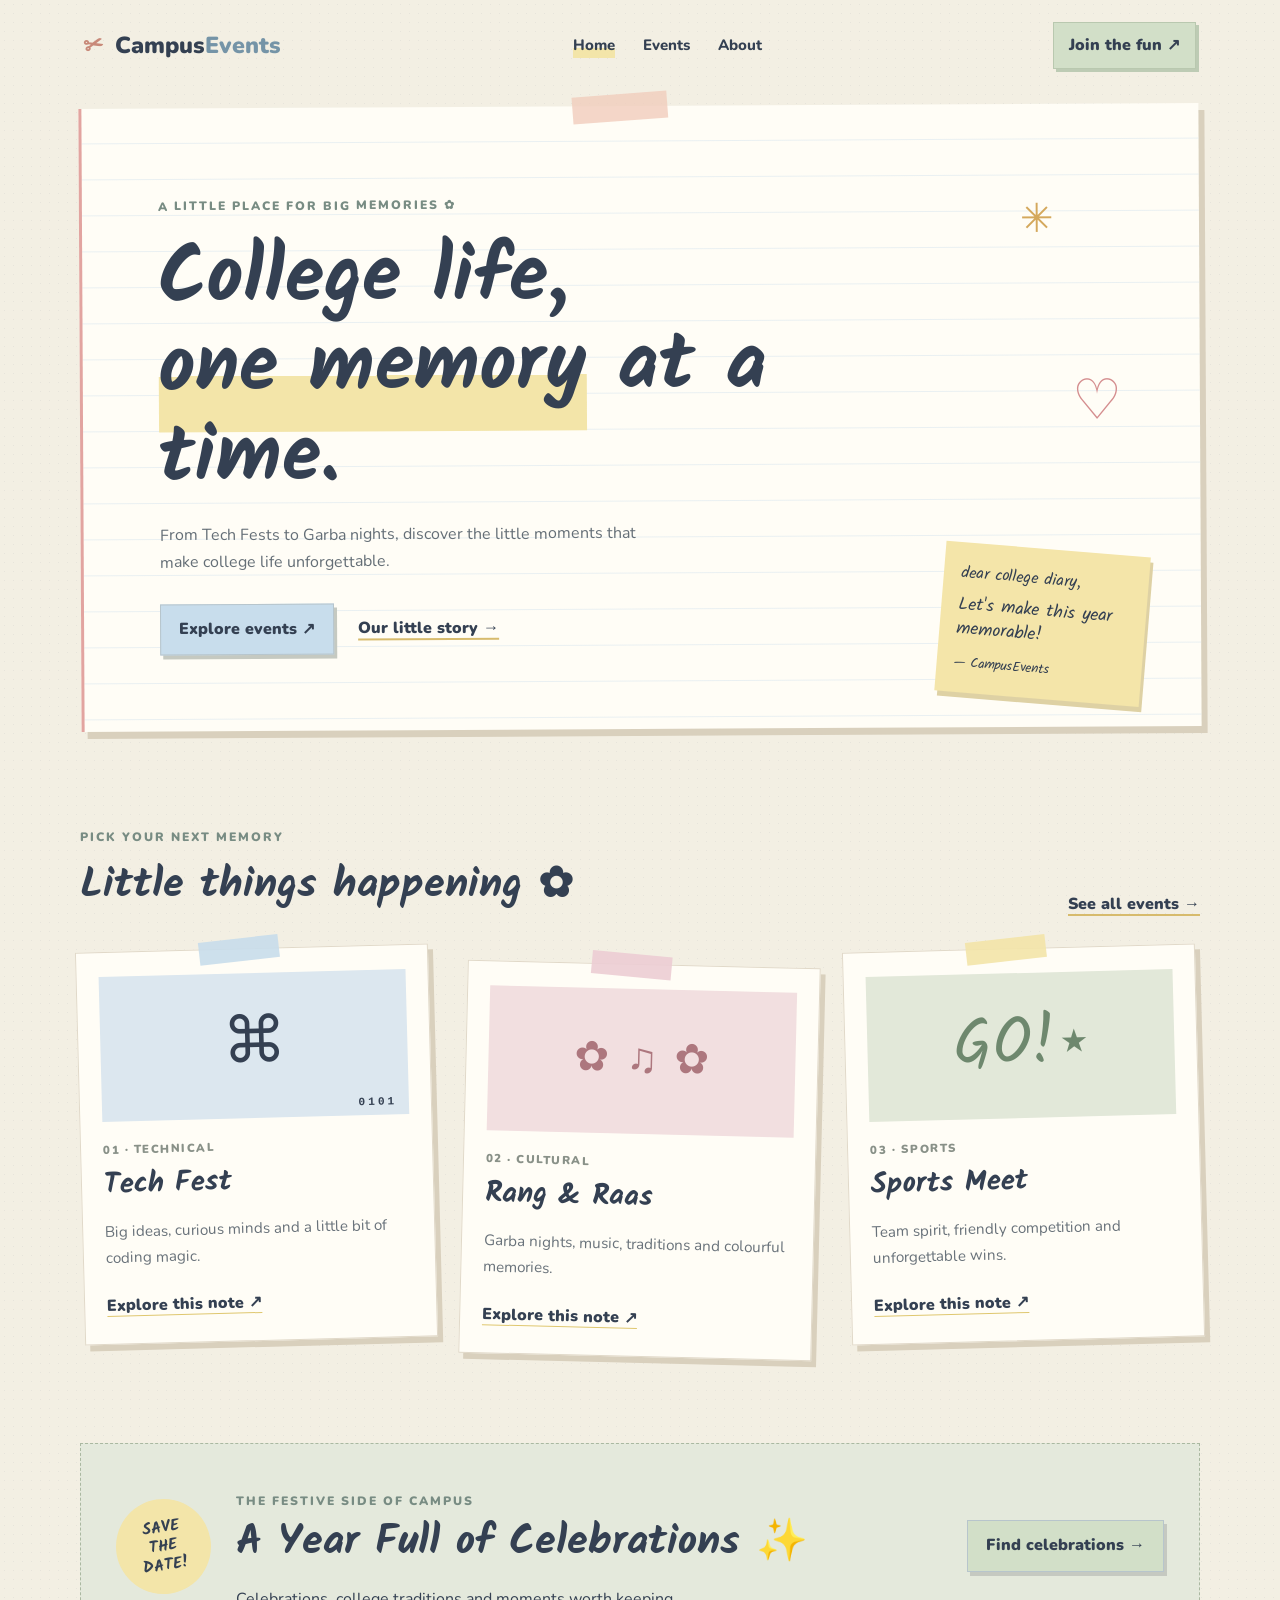
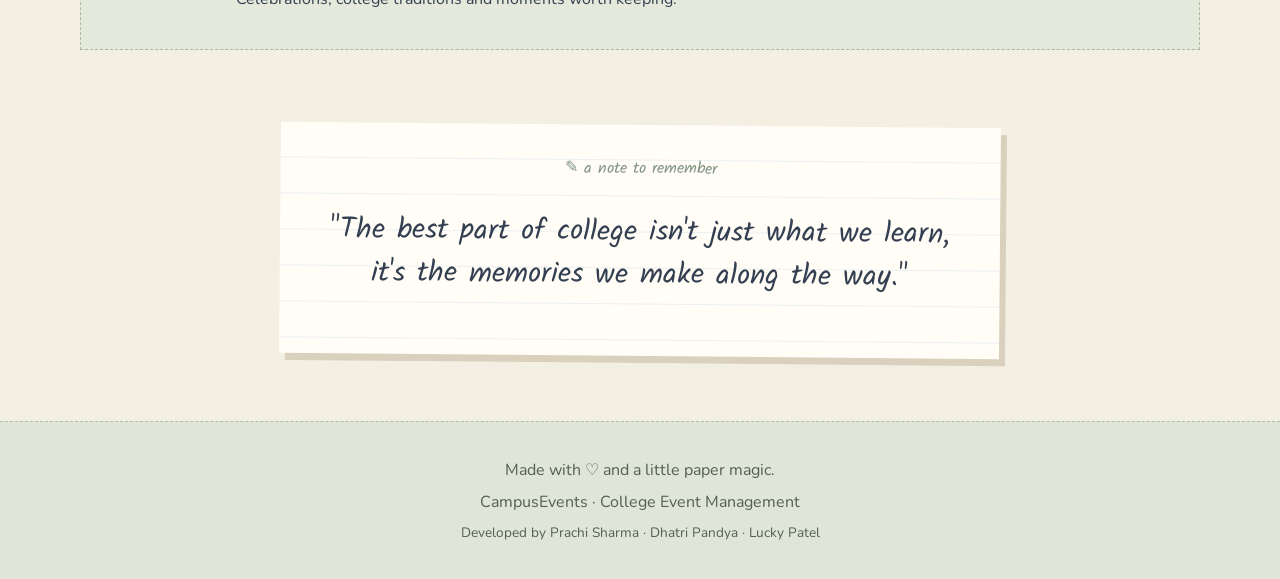
<file: index.html>
<!DOCTYPE html>
<html lang="en">
<head>
  <meta charset="UTF-8">
  <meta name="viewport" content="width=device-width, initial-scale=1.0">
  <meta name="theme-color" content="#f3efe3">
  <title>CampusEvents | Little Moments, Big Memories</title>
  <link rel="stylesheet" href="css/style.css">
</head>
<body>
  <div id="loading-screen">
  <div class="loader-icon">✂️</div>
  <div class="loader-doodles">
  <span>♡</span>
  <span>✦</span>
  <span>🌷</span>
  <span>✧</span>
</div>
  <div class="loader-text">Gathering memories...</div>
  <div class="loader-bar">
    <div class="loader-progress"></div>
  </div>
</div>

  <header class="navbar">
    <a class="brand" href="index.html">
      <span class="brand-icon">✂</span>
      Campus<span>Events</span>
    </a>

    <nav>
      <a class="active" href="index.html">Home</a>
      <a href="events.html">Events</a>
      <a href="about.html">About</a>
    </nav>

    <a class="nav-button" href="register.html">Join the fun ↗</a>
  </header>

  <main>
    <section class="hero paper">
      <div class="tape tape-peach"></div>
      <p class="eyebrow">A LITTLE PLACE FOR BIG MEMORIES ✿</p>

      <h1>College life,<br>
        <span class="highlight">one memory</span> at a time.
      </h1>

      <p class="hero-copy">
        From Tech Fests to Garba nights, discover the little moments
        that make college life unforgettable.
      </p>

      <div class="hero-actions">
        <a class="button button-blue" href="events.html">Explore events ↗</a>
        <a class="text-link" href="about.html">Our little story →</a>
      </div>

      <div class="doodle doodle-star">✳</div>
      <div class="doodle doodle-heart">♡</div>

      <div class="hero-note">
        <span>dear college diary,</span>
        <p>Let's make this year memorable!</p>
        <small>— CampusEvents</small>
      </div>
    </section>

    <section class="memory-section">
      <div class="section-title">
        <div>
          <p class="eyebrow">PICK YOUR NEXT MEMORY</p>
          <h2>Little things happening ✿</h2>
        </div>
        <a class="text-link" href="events.html">See all events →</a>
      </div>

      <div class="memory-grid">
        <article class="memory-card tilt-left">
          <div class="card-tape tape-blue"></div>
          <div class="card-art art-tech">⌘<span>0101</span></div>
          <p class="card-label">01 · TECHNICAL</p>
          <h3>Tech Fest</h3>
          <p>Big ideas, curious minds and a little bit of coding magic.</p>
          <a href="event-details.html?event=Technical%20Fest">Explore this note ↗</a>
        </article>

        <article class="memory-card tilt-right">
          <div class="card-tape tape-pink"></div>
          <div class="card-art art-culture">✿ ♫ ✿</div>
          <p class="card-label">02 · CULTURAL</p>
          <h3>Rang & Raas</h3>
          <p>Garba nights, music, traditions and colourful memories.</p>
          <a href="celebrations.html">Explore this note ↗</a>
        </article>

        <article class="memory-card tilt-left">
          <div class="card-tape tape-yellow"></div>
          <div class="card-art art-sports">GO!<span>★</span></div>
          <p class="card-label">03 · SPORTS</p>
          <h3>Sports Meet</h3>
          <p>Team spirit, friendly competition and unforgettable wins.</p>
          <a href="event-details.html?event=Sports%20Meet">Explore this note ↗</a>
        </article>
      </div>
    </section>

    <section class="festival-strip">
      <div class="festival-sticker">SAVE<br>THE<br>DATE!</div>
      <div>
        <p class="eyebrow">THE FESTIVE SIDE OF CAMPUS</p>
        <h2>A Year Full of Celebrations ✨</h2>
        <p>Celebrations, college traditions and moments worth keeping.</p>
      </div>
      <a class="button button-sage" href="events.html">Find celebrations →</a>
    </section>

    <section class="quote-note paper">
      <span>✎ a note to remember</span>
      <p>"The best part of college isn't just what we learn,<br>
        it's the memories we make along the way."</p>
    </section>
  </main>

  <footer>
    <p>Made with ♡ and a little paper magic.</p>
    <p>CampusEvents · College Event Management</p>
    <p class="credits">Developed by Prachi Sharma · Dhatri Pandya · Lucky Patel</p>
  </footer>

  <script>
  (() => {
    const loader = document.getElementById("loading-screen");
    if (!loader) return;

    const startTime = Date.now();

    window.addEventListener("load", () => {
      const elapsed = Date.now() - startTime;
      const delay = Math.max(0, 1500 - elapsed);

      setTimeout(() => {
        loader.classList.add("hide");
      }, delay);
    });
  })();
</script>
<script src="js/script.js"></script>
</body>
</html>
</file>
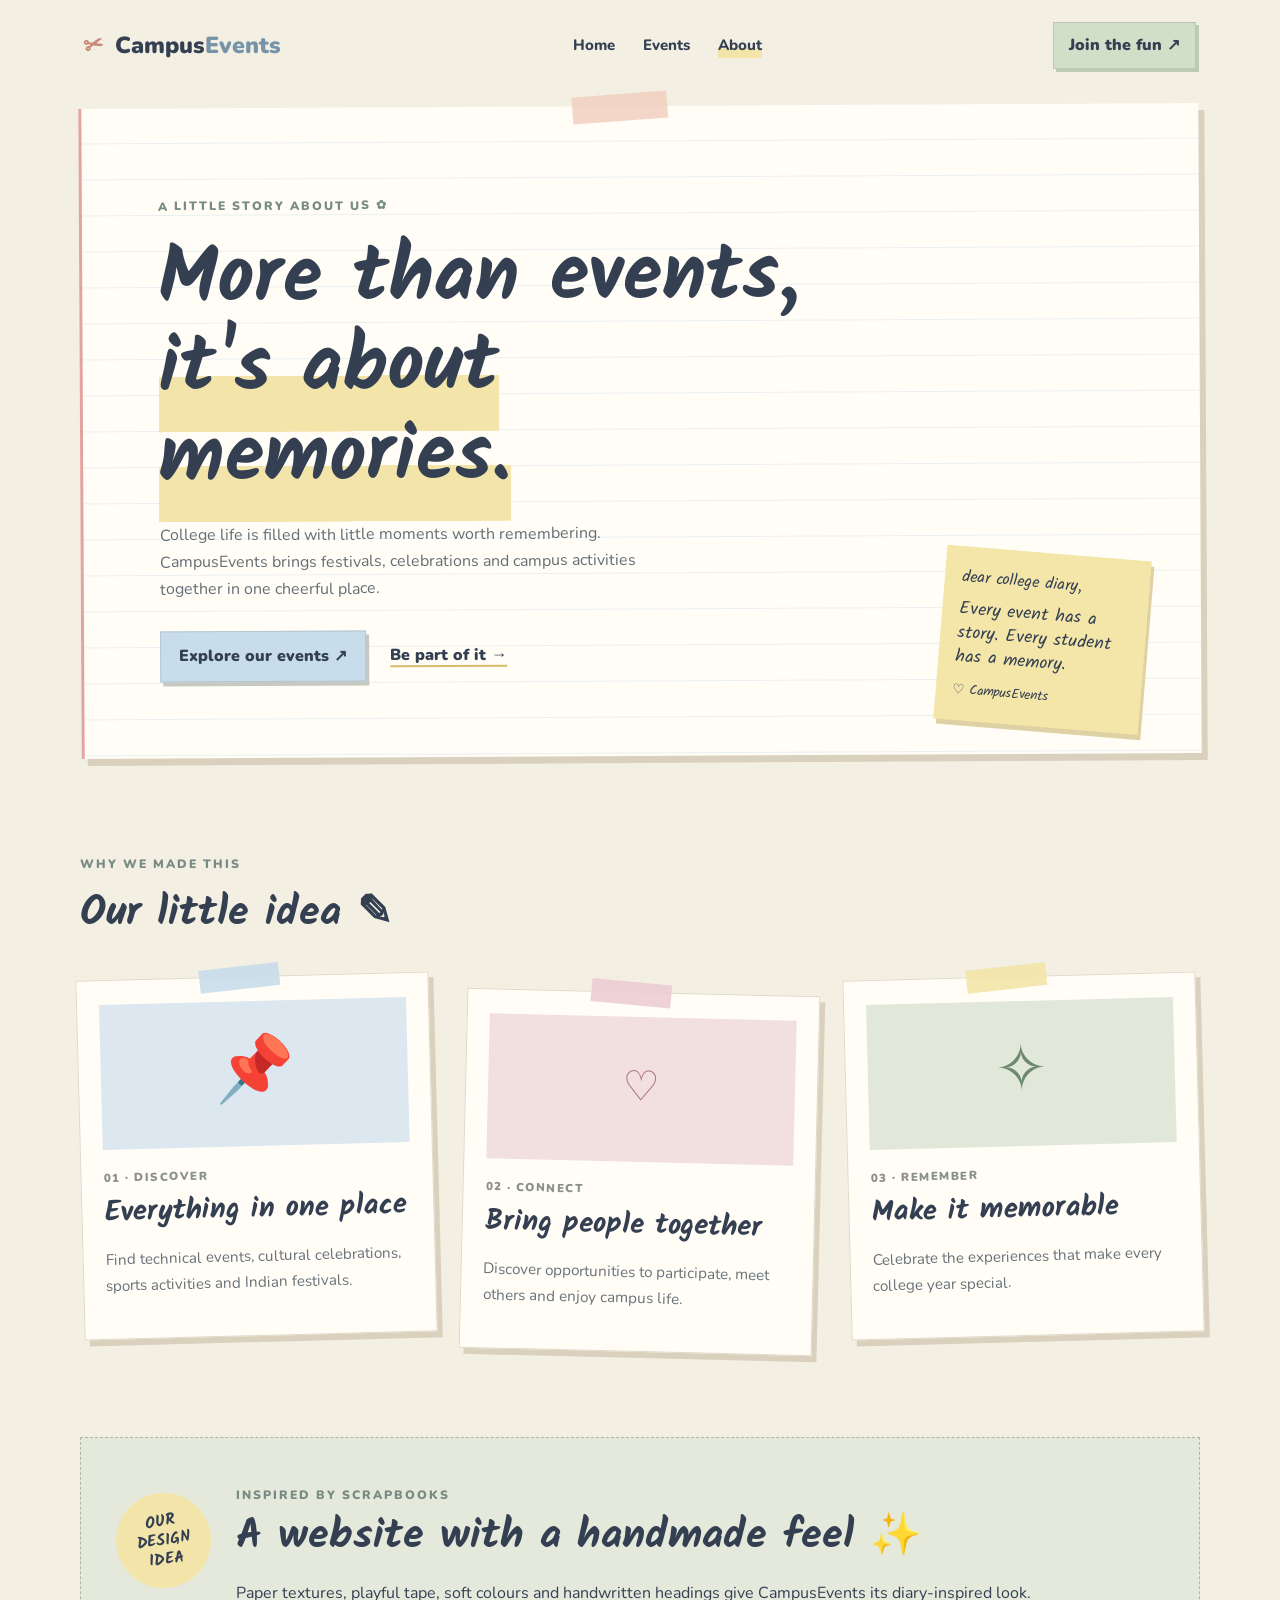
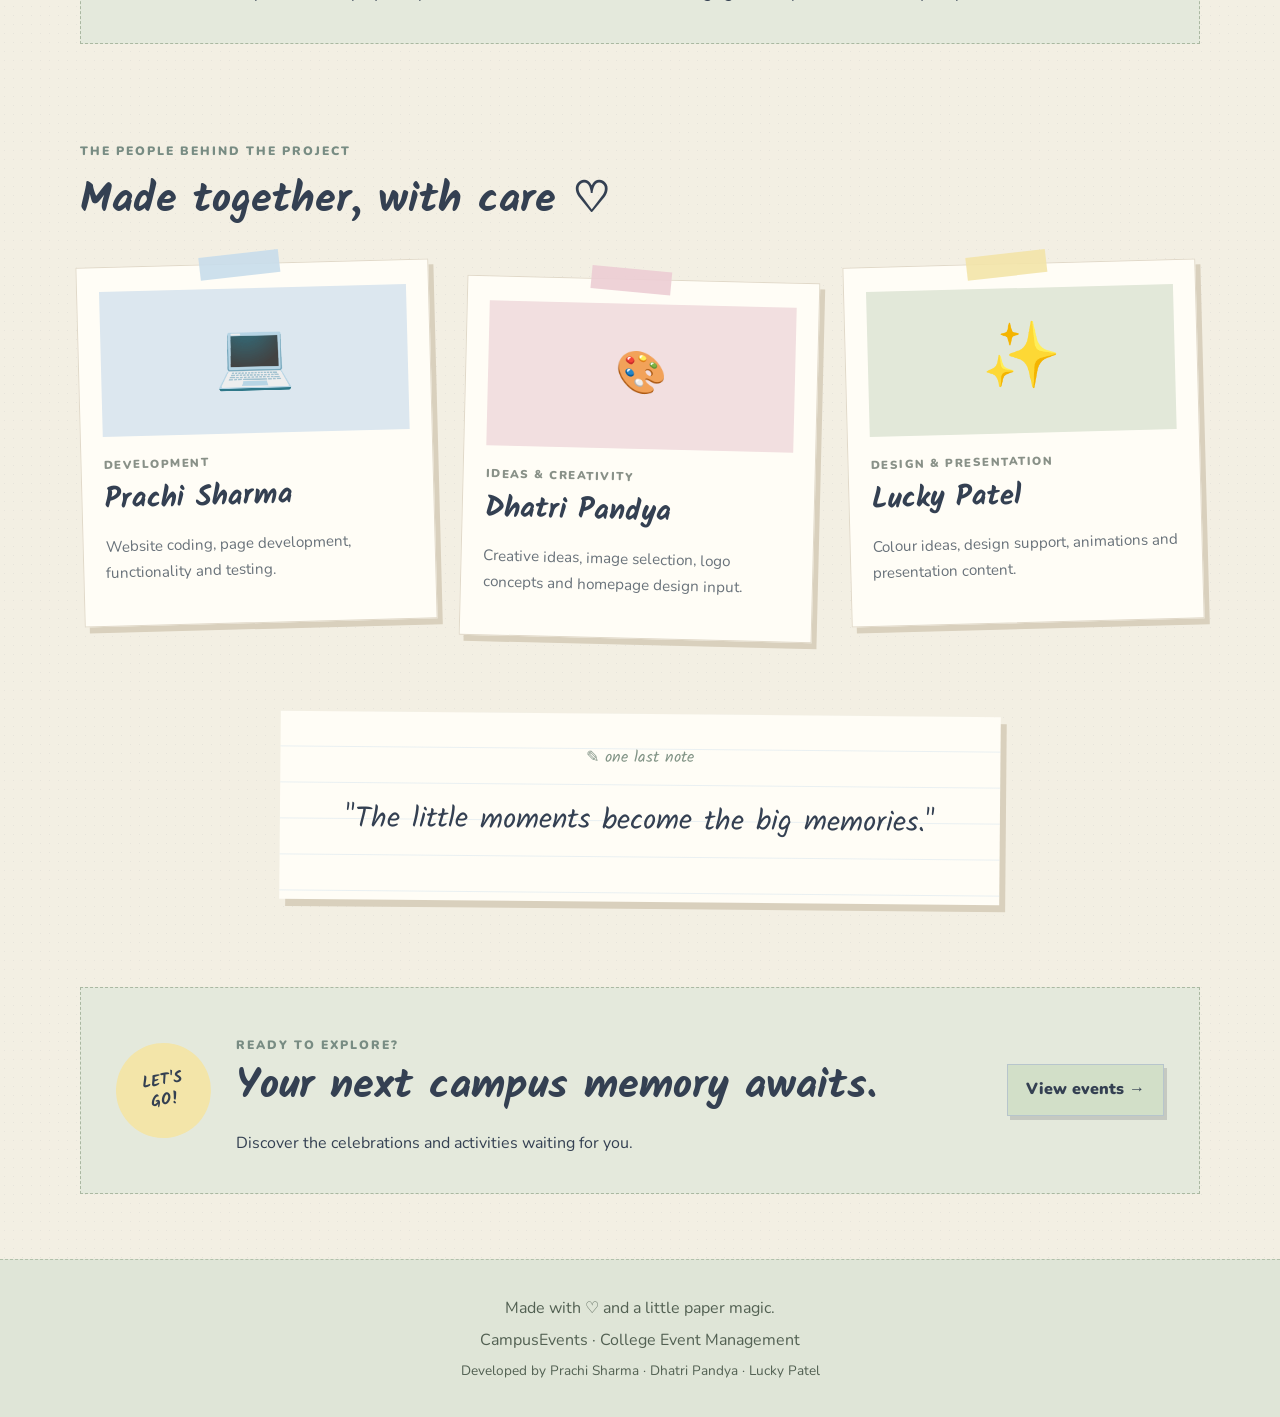
<file: about.html>
<!DOCTYPE html>
<html lang="en">
<head>
  <meta charset="UTF-8">
  <meta name="viewport" content="width=device-width, initial-scale=1.0">
  <meta name="theme-color" content="#f3efe3">
  <title>Our Story | CampusEvents</title>
  <link rel="stylesheet" href="css/style.css">
</head>
<body>
  <div id="loading-screen">
  <div class="loader-icon">✂️</div>
  <div class="loader-text">Gathering memories...</div>
  <div class="loader-bar">
    <div class="loader-progress"></div>
  </div>
</div>

  <header class="navbar">
    <a class="brand" href="index.html">
      <span class="brand-icon">✂</span>
      Campus<span>Events</span>
    </a>

    <nav>
      <a href="index.html">Home</a>
      <a href="events.html">Events</a>
      <a class="active" href="about.html">About</a>
    </nav>

    <a class="nav-button" href="register.html">Join the fun ↗</a>
  </header>

  <main>
    <section class="hero paper">
      <div class="tape tape-peach"></div>
      <p class="eyebrow">A LITTLE STORY ABOUT US ✿</p>

      <h1>More than events,<br>
        <span class="highlight">it's about memories.</span>
      </h1>

      <p class="hero-copy">
        College life is filled with little moments worth remembering.
        CampusEvents brings festivals, celebrations and campus activities
        together in one cheerful place.
      </p>

      <div class="hero-actions">
        <a class="button button-blue" href="events.html">Explore our events ↗</a>
        <a class="text-link" href="register.html">Be part of it →</a>
      </div>

      <div class="hero-note">
        <span>dear college diary,</span>
        <p>Every event has a story. Every student has a memory.</p>
        <small>♡ CampusEvents</small>
      </div>
    </section>

    <section class="memory-section">
      <div class="section-title">
        <div>
          <p class="eyebrow">WHY WE MADE THIS</p>
          <h2>Our little idea ✎</h2>
        </div>
      </div>

      <div class="memory-grid">
        <article class="memory-card tilt-left">
          <div class="card-tape tape-blue"></div>
          <div class="card-art art-tech">📌</div>
          <p class="card-label">01 · DISCOVER</p>
          <h3>Everything in one place</h3>
          <p>Find technical events, cultural celebrations, sports activities and Indian festivals.</p>
        </article>

        <article class="memory-card tilt-right">
          <div class="card-tape tape-pink"></div>
          <div class="card-art art-culture">♡</div>
          <p class="card-label">02 · CONNECT</p>
          <h3>Bring people together</h3>
          <p>Discover opportunities to participate, meet others and enjoy campus life.</p>
        </article>

        <article class="memory-card tilt-left">
          <div class="card-tape tape-yellow"></div>
          <div class="card-art art-sports">✧</div>
          <p class="card-label">03 · REMEMBER</p>
          <h3>Make it memorable</h3>
          <p>Celebrate the experiences that make every college year special.</p>
        </article>
      </div>
    </section>

    <section class="festival-strip">
      <div class="festival-sticker">OUR<br>DESIGN<br>IDEA</div>
      <div>
        <p class="eyebrow">INSPIRED BY SCRAPBOOKS</p>
        <h2>A website with a handmade feel ✨</h2>
        <p>Paper textures, playful tape, soft colours and handwritten headings give CampusEvents its diary-inspired look.</p>
      </div>
    </section>

    <section class="memory-section">
      <div class="section-title">
        <div>
          <p class="eyebrow">THE PEOPLE BEHIND THE PROJECT</p>
          <h2>Made together, with care ♡</h2>
        </div>
      </div>

      <div class="memory-grid">
        <article class="memory-card tilt-left">
          <div class="card-tape tape-blue"></div>
          <div class="card-art art-tech">💻</div>
          <p class="card-label">DEVELOPMENT</p>
          <h3>Prachi Sharma</h3>
          <p>Website coding, page development, functionality and testing.</p>
        </article>

        <article class="memory-card tilt-right">
          <div class="card-tape tape-pink"></div>
          <div class="card-art art-culture">🎨</div>
          <p class="card-label">IDEAS & CREATIVITY</p>
          <h3>Dhatri Pandya</h3>
          <p>Creative ideas, image selection, logo concepts and homepage design input.</p>
        </article>

        <article class="memory-card tilt-left">
          <div class="card-tape tape-yellow"></div>
          <div class="card-art art-sports">✨</div>
          <p class="card-label">DESIGN & PRESENTATION</p>
          <h3>Lucky Patel</h3>
          <p>Colour ideas, design support, animations and presentation content.</p>
        </article>
      </div>
    </section>

    <section class="quote-note paper">
      <span>✎ one last note</span>
      <p>"The little moments become the big memories."</p>
    </section>

    <section class="festival-strip">
      <div class="festival-sticker">LET'S<br>GO!</div>
      <div>
        <p class="eyebrow">READY TO EXPLORE?</p>
        <h2>Your next campus memory awaits.</h2>
        <p>Discover the celebrations and activities waiting for you.</p>
      </div>
      <a class="button button-sage" href="events.html">View events →</a>
    </section>
  </main>

  <footer>
    <p>Made with ♡ and a little paper magic.</p>
    <p>CampusEvents · College Event Management</p>
    <p class="credits">Developed by Prachi Sharma · Dhatri Pandya · Lucky Patel</p>
  </footer>

  <script src="js/script.js"></script>
</body>
</html>
</file>
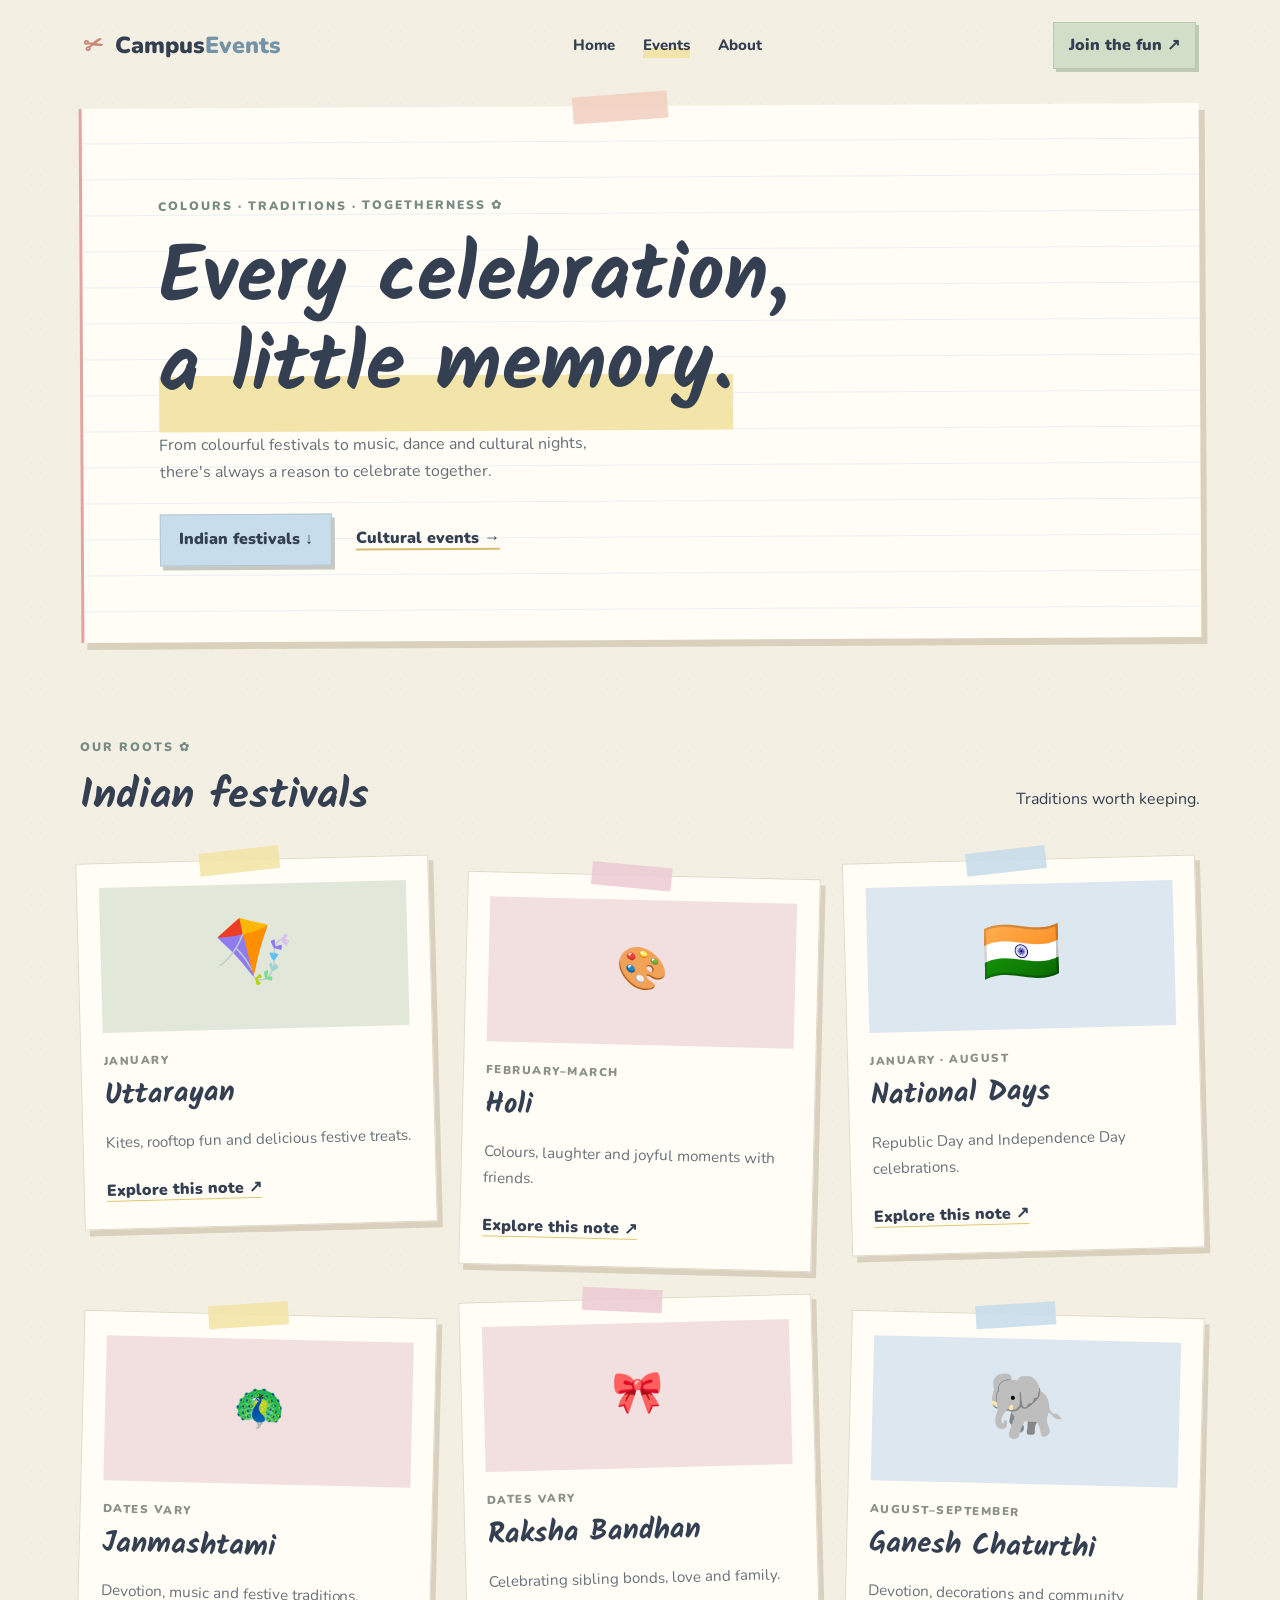
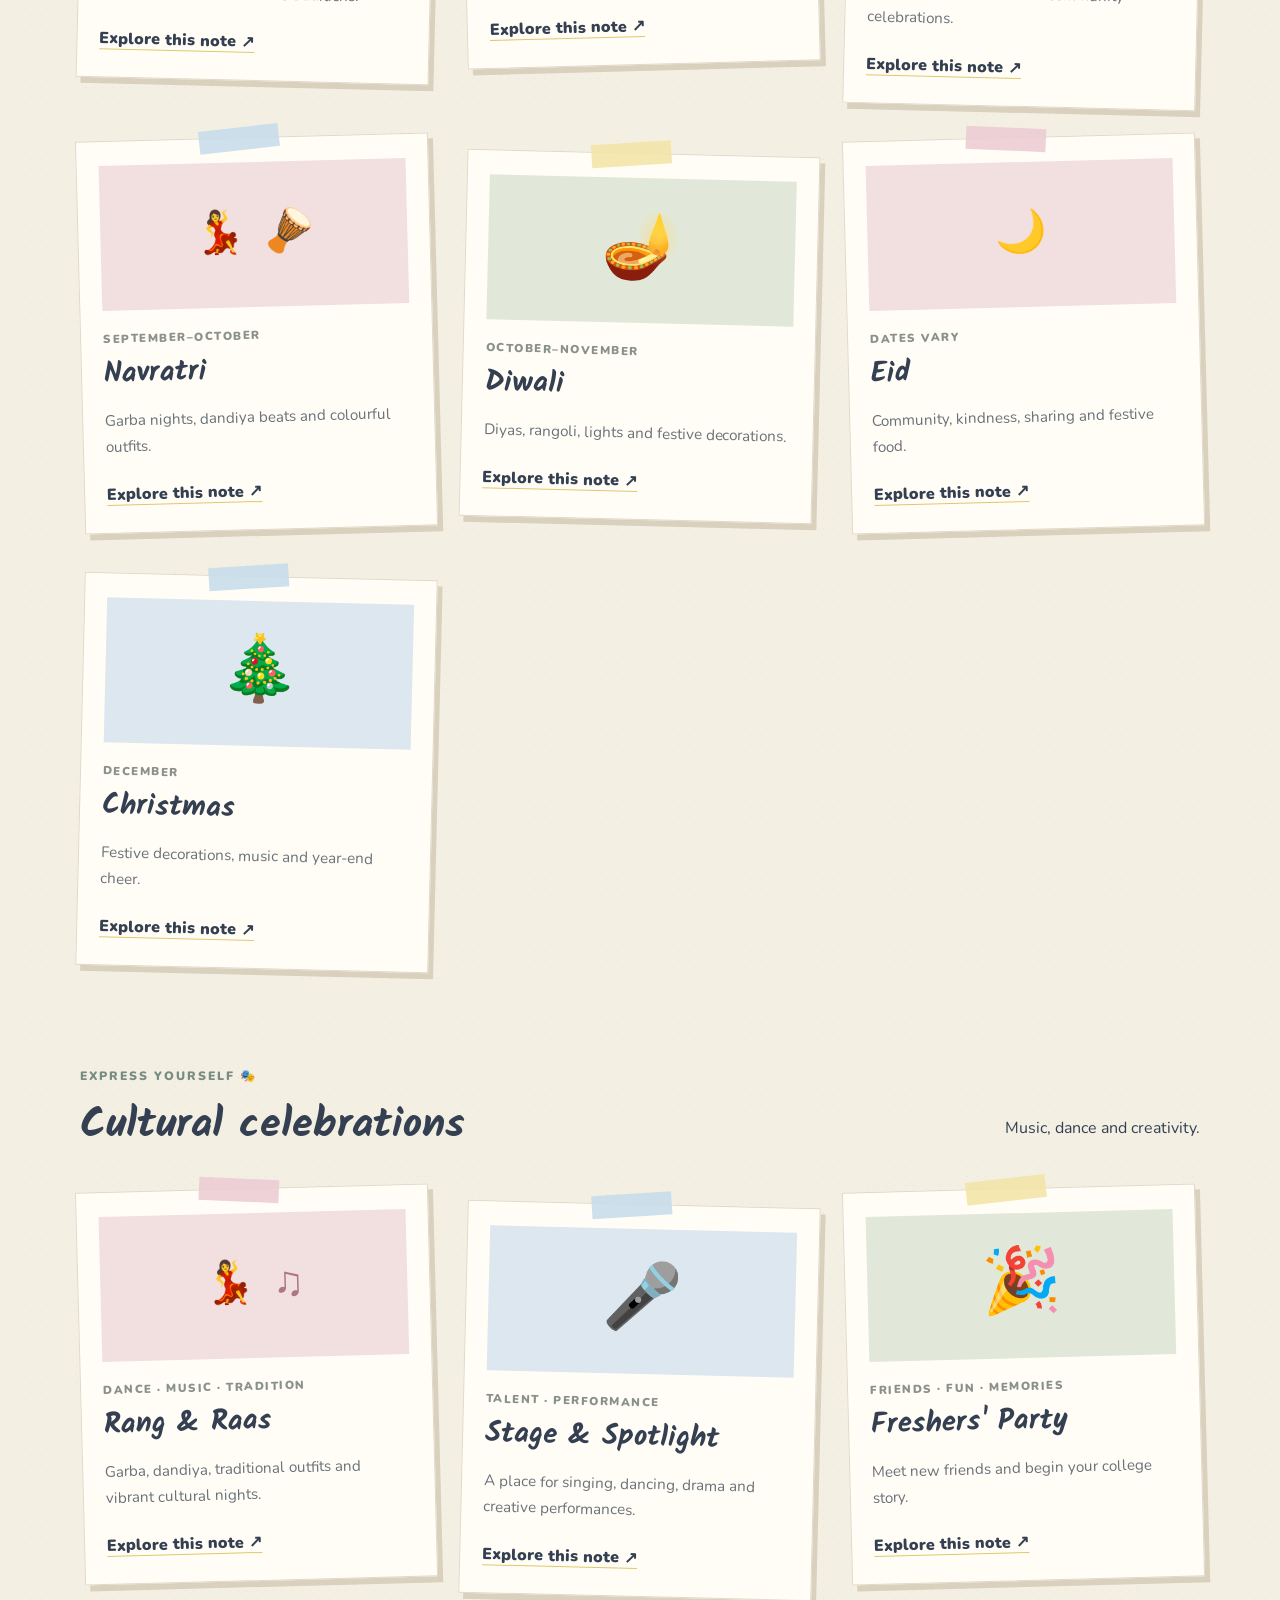
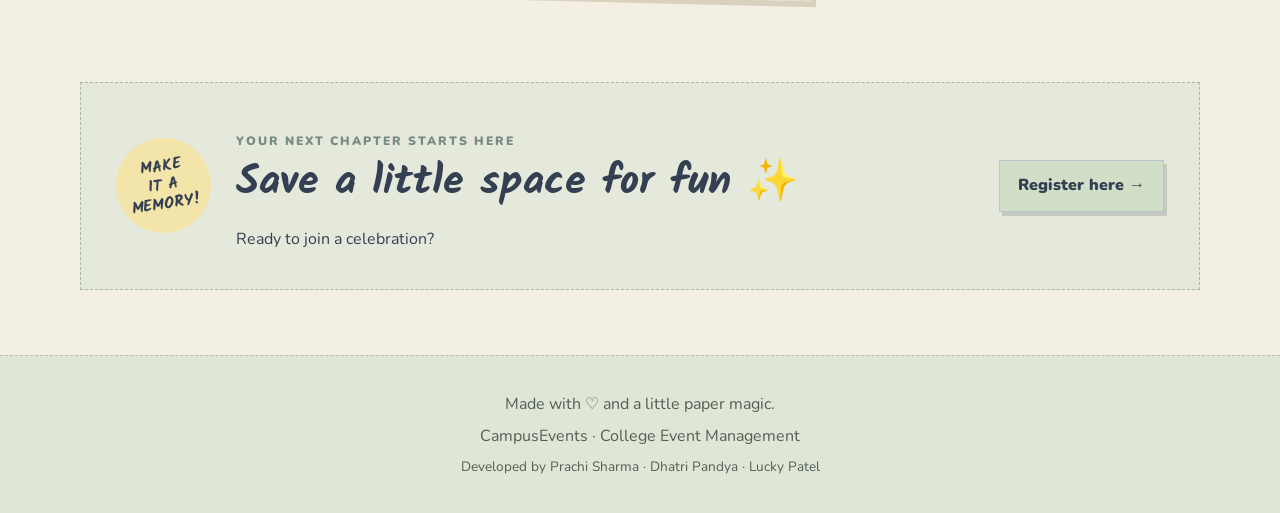
<file: celebrations.html>
<!DOCTYPE html>
<html lang="en">
<head>
  <meta charset="UTF-8">
  <meta name="viewport" content="width=device-width, initial-scale=1.0">
  <meta name="theme-color" content="#f3efe3">
  <title>Festivals & Culture | CampusEvents</title>
  <link rel="stylesheet" href="css/style.css">
</head>
<body>
  <div id="loading-screen">
  <div class="loader-icon">✂️</div>
  <div class="loader-text">Gathering memories...</div>
  <div class="loader-bar">
    <div class="loader-progress"></div>
  </div>
</div>

  <header class="navbar">
    <a class="brand" href="index.html">
      <span class="brand-icon">✂</span>
      Campus<span>Events</span>
    </a>

    <nav>
      <a href="index.html">Home</a>
      <a class="active" href="events.html">Events</a>
      <a href="about.html">About</a>
    </nav>

    <a class="nav-button" href="register.html">Join the fun ↗</a>
  </header>

  <main>
    <section class="hero paper">
      <div class="tape tape-peach"></div>
      <p class="eyebrow">COLOURS · TRADITIONS · TOGETHERNESS ✿</p>
      <h1>Every celebration,<br><span class="highlight">a little memory.</span></h1>
      <p class="hero-copy">
        From colourful festivals to music, dance and cultural nights,
        there's always a reason to celebrate together.
      </p>
      <div class="hero-actions">
        <a class="button button-blue" href="#festivals">Indian festivals ↓</a>
        <a class="text-link" href="#cultural">Cultural events →</a>
      </div>
    </section>

    <section class="memory-section" id="festivals">
      <div class="section-title">
        <div>
          <p class="eyebrow">OUR ROOTS ✿</p>
          <h2>Indian festivals</h2>
        </div>
        <p>Traditions worth keeping.</p>
      </div>

      <div class="memory-grid">
        <article class="memory-card tilt-left">
          <div class="card-tape tape-yellow"></div>
          <div class="card-art art-sports">🪁</div>
          <p class="card-label">JANUARY</p>
          <h3>Uttarayan</h3>
          <p>Kites, rooftop fun and delicious festive treats.</p>
          <a href="event-details.html?event=Uttarayan">Explore this note ↗</a>
        </article>

        <article class="memory-card tilt-right">
          <div class="card-tape tape-pink"></div>
          <div class="card-art art-culture">🎨</div>
          <p class="card-label">FEBRUARY–MARCH</p>
          <h3>Holi</h3>
          <p>Colours, laughter and joyful moments with friends.</p>
          <a href="event-details.html?event=Holi">Explore this note ↗</a>
        </article>

        <article class="memory-card tilt-left">
          <div class="card-tape tape-blue"></div>
          <div class="card-art art-tech">🇮🇳</div>
          <p class="card-label">JANUARY · AUGUST</p>
          <h3>National Days</h3>
          <p>Republic Day and Independence Day celebrations.</p>
          <a href="event-details.html?event=Republic%20Day">Explore this note ↗</a>
        </article>

        <article class="memory-card tilt-right">
          <div class="card-tape tape-yellow"></div>
          <div class="card-art art-culture">🦚</div>
          <p class="card-label">DATES VARY</p>
          <h3>Janmashtami</h3>
          <p>Devotion, music and festive traditions.</p>
          <a href="event-details.html?event=Janmashtami">Explore this note ↗</a>
        </article>

        <article class="memory-card tilt-left">
          <div class="card-tape tape-pink"></div>
          <div class="card-art art-culture">🎀</div>
          <p class="card-label">DATES VARY</p>
          <h3>Raksha Bandhan</h3>
          <p>Celebrating sibling bonds, love and family.</p>
          <a href="event-details.html?event=Raksha%20Bandhan">Explore this note ↗</a>
        </article>

        <article class="memory-card tilt-right">
          <div class="card-tape tape-blue"></div>
          <div class="card-art art-tech">🐘</div>
          <p class="card-label">AUGUST–SEPTEMBER</p>
          <h3>Ganesh Chaturthi</h3>
          <p>Devotion, decorations and community celebrations.</p>
          <a href="event-details.html?event=Ganesh%20Chaturthi">Explore this note ↗</a>
        </article>

        <article class="memory-card tilt-left">
          <div class="card-tape tape-blue"></div>
          <div class="card-art art-culture">💃 🪘</div>
          <p class="card-label">SEPTEMBER–OCTOBER</p>
          <h3>Navratri</h3>
          <p>Garba nights, dandiya beats and colourful outfits.</p>
          <a href="event-details.html?event=Navratri">Explore this note ↗</a>
        </article>

        <article class="memory-card tilt-right">
          <div class="card-tape tape-yellow"></div>
          <div class="card-art art-sports">🪔</div>
          <p class="card-label">OCTOBER–NOVEMBER</p>
          <h3>Diwali</h3>
          <p>Diyas, rangoli, lights and festive decorations.</p>
          <a href="event-details.html?event=Diwali">Explore this note ↗</a>
        </article>

        <article class="memory-card tilt-left">
          <div class="card-tape tape-pink"></div>
          <div class="card-art art-culture">🌙</div>
          <p class="card-label">DATES VARY</p>
          <h3>Eid</h3>
          <p>Community, kindness, sharing and festive food.</p>
          <a href="event-details.html?event=Eid">Explore this note ↗</a>
        </article>

        <article class="memory-card tilt-right">
          <div class="card-tape tape-blue"></div>
          <div class="card-art art-tech">🎄</div>
          <p class="card-label">DECEMBER</p>
          <h3>Christmas</h3>
          <p>Festive decorations, music and year-end cheer.</p>
          <a href="event-details.html?event=Christmas">Explore this note ↗</a>
        </article>
      </div>
    </section>

    <section class="memory-section" id="cultural">
      <div class="section-title">
        <div>
          <p class="eyebrow">EXPRESS YOURSELF 🎭</p>
          <h2>Cultural celebrations</h2>
        </div>
        <p>Music, dance and creativity.</p>
      </div>

      <div class="memory-grid">
        <article class="memory-card tilt-left">
          <div class="card-tape tape-pink"></div>
          <div class="card-art art-culture">💃 ♫</div>
          <p class="card-label">DANCE · MUSIC · TRADITION</p>
          <h3>Rang & Raas</h3>
          <p>Garba, dandiya, traditional outfits and vibrant cultural nights.</p>
          <a href="event-details.html?event=Cultural%20Fest">Explore this note ↗</a>
        </article>

        <article class="memory-card tilt-right">
          <div class="card-tape tape-blue"></div>
          <div class="card-art art-tech">🎤</div>
          <p class="card-label">TALENT · PERFORMANCE</p>
          <h3>Stage & Spotlight</h3>
          <p>A place for singing, dancing, drama and creative performances.</p>
          <a href="event-details.html?event=Annual%20Day">Explore this note ↗</a>
        </article>

        <article class="memory-card tilt-left">
          <div class="card-tape tape-yellow"></div>
          <div class="card-art art-sports">🎉</div>
          <p class="card-label">FRIENDS · FUN · MEMORIES</p>
          <h3>Freshers' Party</h3>
          <p>Meet new friends and begin your college story.</p>
          <a href="event-details.html?event=Freshers%27%20Party">Explore this note ↗</a>
        </article>
      </div>
    </section>

    <section class="festival-strip">
      <div class="festival-sticker">MAKE<br>IT A<br>MEMORY!</div>
      <div>
        <p class="eyebrow">YOUR NEXT CHAPTER STARTS HERE</p>
        <h2>Save a little space for fun ✨</h2>
        <p>Ready to join a celebration?</p>
      </div>
      <a class="button button-sage" href="register.html">Register here →</a>
    </section>
  </main>

  <footer>
    <p>Made with ♡ and a little paper magic.</p>
    <p>CampusEvents · College Event Management</p>
    <p class="credits">Developed by Prachi Sharma · Dhatri Pandya · Lucky Patel</p>
  </footer>

  <script src="js/script.js"></script>
</body>
</html>
</file>
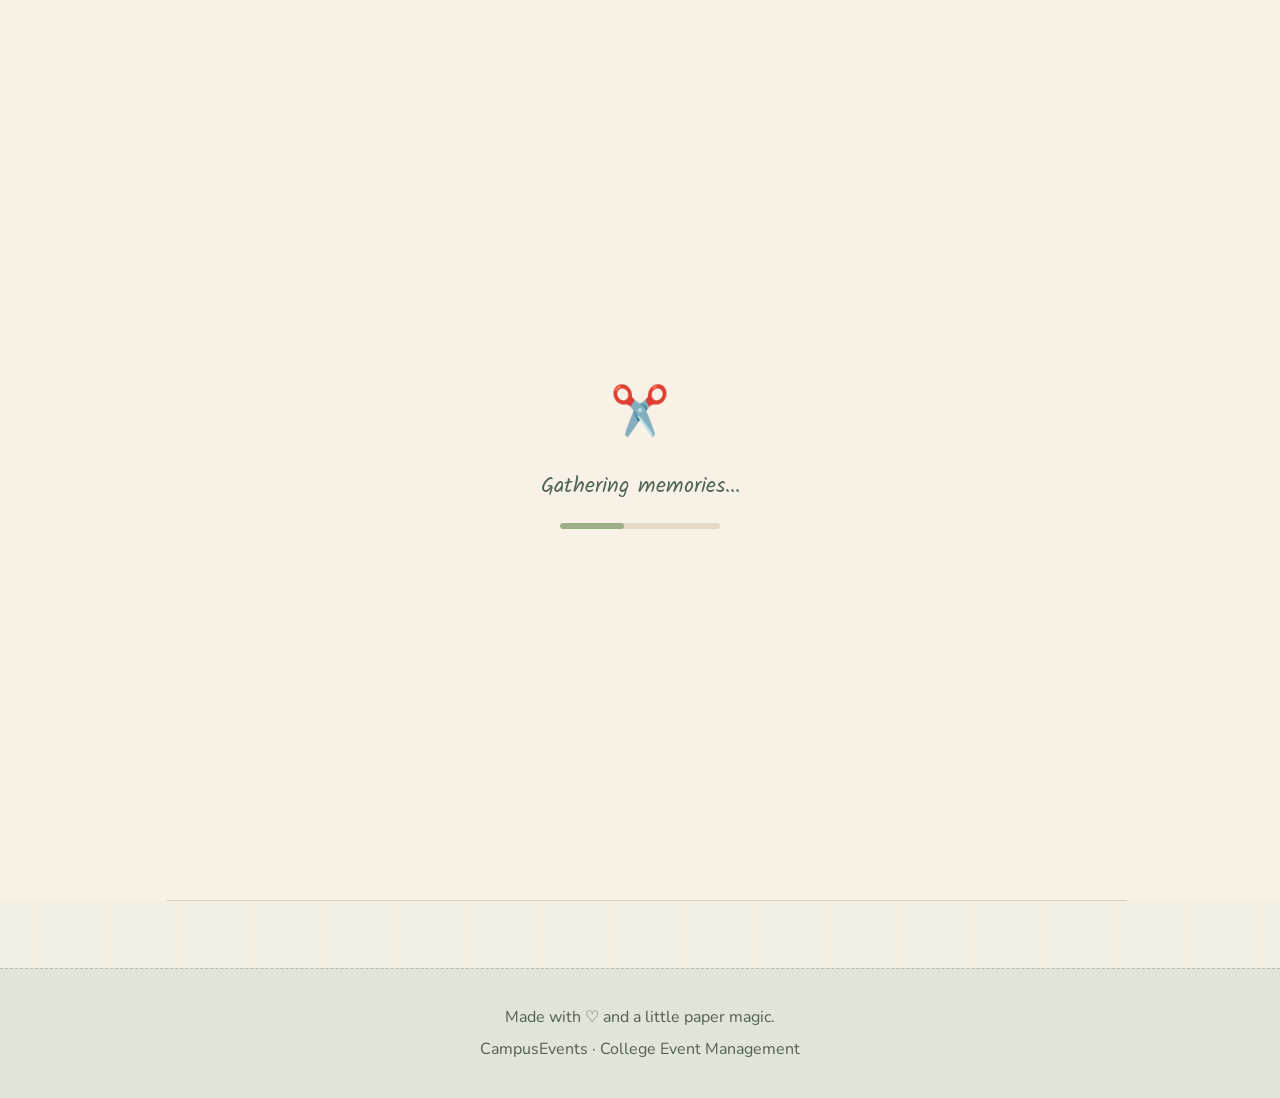
<file: event-details.html>
<!DOCTYPE html>
<html lang="en">
<head>
  <meta charset="UTF-8">
  <meta name="viewport" content="width=device-width, initial-scale=1.0">
  <title>Event Details | CampusEvents</title>
  <link rel="stylesheet" href="css/style.css">
  <link rel="preconnect" href="https://fonts.googleapis.com">
  <link href="https://fonts.googleapis.com/css2?family=Kalam:wght@400;700&family=Nunito:wght@400;600;700;800;900&display=swap" rel="stylesheet">

  <style>
    .details-wrap {
      max-width: 1000px;
      margin: 55px auto;
      padding: 20px;
    }

    .details-paper {
      position: relative;
      background: #fffdf6;
      padding: 45px 30px;
      border: 1px solid #e7dfce;
      box-shadow: 7px 8px 0 #d9d1c0;
      text-align: center;
    }

    .details-paper::before {
      content: "";
      position: absolute;
      top: -12px;
      left: 42%;
      width: 130px;
      height: 28px;
      background: #f5cbb9;
      opacity: .8;
      transform: rotate(-4deg);
    }

    .details-tag {
      display: inline-block;
      padding: 8px 18px;
      background: #e4e9dc;
      color: #536d62;
      font-weight: 900;
      letter-spacing: 2px;
      text-transform: uppercase;
      font-size: 12px;
    }

    .details-title {
      font-family: 'Kalam', cursive;
      font-size: clamp(36px, 6vw, 60px);
      line-height: 1.15;
      color: #344054;
      margin: 18px 0 8px;
    }

    .details-decoration {
      font-size: 42px;
      margin: 15px 0;
    }

    .details-description {
      max-width: 650px;
      margin: 0 auto 25px;
      line-height: 1.8;
      color: #667085;
      font-size: 16px;
    }

    .details-info {
      display: grid;
      grid-template-columns: repeat(3, minmax(0, 1fr));
      gap: 15px;
      margin: 30px 0;
      text-align: left;
    }

    .info-note {
      background: #f7edb8;
      padding: 18px;
      transform: rotate(-1deg);
    }

    .info-note:nth-child(2) {
      background: #dce8ef;
      transform: rotate(1deg);
    }

    .info-note:nth-child(3) {
      background: #e4e9dc;
      transform: rotate(-.5deg);
    }

    .info-note h3 {
      margin: 0 0 8px;
      color: #344054;
      font-size: 16px;
    }

    .info-note p {
      margin: 0;
      color: #536170;
      line-height: 1.6;
      overflow-wrap: anywhere;
    }

    .details-message {
      background: #e4e9dc;
      padding: 20px;
      margin: 25px auto;
      max-width: 600px;
      font-family: 'Kalam', cursive;
      font-size: 20px;
      color: #344054;
    }

    .details-actions {
      display: flex;
      justify-content: center;
      align-items: center;
      gap: 20px;
      flex-wrap: wrap;
      margin-top: 28px;
    }

    .details-actions a {
      text-decoration: none;
    }

    .details-back {
      color: #344054;
      font-weight: 800;
      border-bottom: 3px solid #e4c96b;
      padding: 8px 0;
    }

    @media (max-width: 650px) {
      .details-wrap {
        margin: 30px auto;
        padding: 14px;
      }

      .details-paper {
        padding: 35px 18px;
      }

      .details-info {
        grid-template-columns: 1fr;
      }

      .details-paper::before {
        left: 35%;
        width: 100px;
      }
    }
  </style>
</head>

<body>
  <div id="loading-screen">
  <div class="loader-icon">✂️</div>
  <div class="loader-text">Gathering memories...</div>
  <div class="loader-bar">
    <div class="loader-progress"></div>
  </div>
</div>

  <nav class="navbar">
   
<header class="navbar">
  <a class="brand" href="index.html">
    <span class="brand-icon">✂</span>
    Campus<span>Events</span>
  </a>

  <nav>
    <a href="index.html">Home</a>
    <a href="events.html">Events</a>
    <a href="about.html">About</a>
  </nav>

  <a class="nav-button" href="events.html">Explore more ↗</a>
</header>
 
  </nav>

  <main class="details-wrap">
    <section class="details-paper">
      <span class="details-tag">A little event magic ✿</span>

      <div class="details-decoration" id="eventDecoration">✨ 🎉 ✨</div>

      <h1 class="details-title" id="eventTitle">Event Details</h1>

      <p class="details-description" id="eventDescription">
        Every event brings new memories, new people and new experiences.
      </p>

      <div class="details-info">
        <article class="info-note">
          <h3>📅 Date</h3>
          <p id="eventDate">To be announced</p>
        </article>

        <article class="info-note">
          <h3>📍 Venue</h3>
          <p id="eventVenue">College campus / To be announced</p>
        </article>

        <article class="info-note">
          <h3>🎟️ Entry</h3>
          <p id="eventEntry">Registration required</p>
        </article>
      </div>

      <div class="details-message" id="eventMessage">
        Collect moments, not just photographs. ♡
      </div>

      <div class="details-actions">
        <a href="register.html" class="button button-blue" id="registerButton">
          Register for this event ↗
        </a>

        <a href="events.html" class="details-back">
          ← Back to events
        </a>
      </div>
    </section>
  </main>

  <footer class="footer">
    <p>Made with ♡ and a little paper magic.</p>
    <p>CampusEvents · College Event Management</p>
  </footer>

  <script>
    const events = {
      "Uttarayan": {
        emoji: "🪁 ☀️ 🪁",
        description: "Celebrate the sky full of colourful kites, cheerful music and the joy of flying kites with friends.",
        message: "Let your dreams fly as high as your kites! ♡"
      },
      "Republic Day": {
        emoji: "🇮🇳 ✨ 🇮🇳",
        description: "Celebrate India's Constitution, unity and diversity with a day of pride and remembrance.",
        message: "Proud of our nation, inspired by its future. ♡"
      },
      "Holi": {
        emoji: "🎨 🌈 🎨",
        description: "Get ready for colours, laughter, music and happy moments with your friends.",
        message: "Add a little colour to every memory! ♡"
      },
      "Eid": {
        emoji: "🌙 ✨ 🌙",
        description: "Celebrate togetherness, kindness and sharing through a joyful festive gathering.",
        message: "May the day bring peace, joy and togetherness. ♡"
      },
      "Raksha Bandhan": {
        emoji: "🎀 💖 🎀",
        description: "Celebrate the special bond of love, care and friendship between siblings.",
        message: "Some bonds make life's sweetest memories. ♡"
      },
      "Independence Day": {
        emoji: "🇮🇳 🕊️ 🇮🇳",
        description: "Come together to honour India's freedom and the people who shaped our nation's history.",
        message: "Freedom, unity and pride in every heart. ♡"
      },
      "Janmashtami": {
        emoji: "🦚 🪈 🦚",
        description: "Celebrate the birth of Lord Krishna with devotion, music and festive traditions.",
        message: "Let the celebration fill your heart with joy. ♡"
      },
      "Ganesh Chaturthi": {
        emoji: "🙏 🌺 🙏",
        description: "Welcome Ganpati with devotion, decorations and moments of community celebration.",
        message: "May new beginnings bring happiness and hope. ♡"
      },
      "Navratri": {
        emoji: "💃 🪘 💃",
        description: "Celebrate nine vibrant nights with Garba, dandiya, traditional outfits and music.",
        message: "Get ready for Garba beats, dandiya nights and colourful memories! ♡"
      },
      "Diwali": {
        emoji: "🪔 ✨ 🪔",
        description: "Celebrate the festival of lights with glowing diyas, colourful decorations and joyful moments.",
        message: "May your celebrations shine with happiness and hope. ♡"
      },
      "Christmas": {
        emoji: "🎄 🎁 🎄",
        description: "Enjoy the festive spirit with decorations, music, friendship and Christmas cheer.",
        message: "Wishing you a season full of warmth and joy. ♡"
      },
      "Technical Fest": {
        emoji: "💻 ⚡ 💻",
        description: "Showcase creativity, technical skills and innovative ideas through exciting college activities.",
        message: "Create, experiment and bring your ideas to life! ♡"
      },
      "Cultural Fest": {
        emoji: "🎭 🎶 🎭",
        description: "Celebrate talent through dance, music, performances and the diverse cultures of our college.",
        message: "Every performance tells a story worth remembering. ♡"
      },
      "Sports Meet": {
        emoji: "🏆 ⚽ 🏆",
        description: "Join the spirit of teamwork, sportsmanship and friendly competition.",
        message: "Play with passion and celebrate every effort! ♡"
      },
      "Freshers' Party": {
        emoji: "🎉 💌 🎉",
        description: "Meet new friends, discover college life and make your first campus memories.",
        message: "New faces, new friendships and a fresh beginning! ♡"
      },
      "Annual Day": {
        emoji: "🌟 🎤 🌟",
        description: "Celebrate the achievements, talent and memorable moments of the college year.",
        message: "A year of memories, a night to celebrate! ♡"
      }
    };

    const params = new URLSearchParams(window.location.search);
    const rawEvent = params.get("event") || "Navratri";

const selectedEvent = rawEvent.includes("Technical")
  ? "Technical Fest"
  : rawEvent;
    const details = events[selectedEvent] || {
      emoji: "✨ 🎉 ✨",
      description: "Join us for a memorable event filled with fun, learning and togetherness.",
      message: "Collect moments, not just photographs! ♡"
    };

    document.getElementById("eventTitle").textContent = selectedEvent;
    document.getElementById("eventDecoration").textContent = details.emoji;
    document.getElementById("eventDescription").textContent = details.description;
    document.getElementById("eventMessage").textContent = details.message;

    document.getElementById("registerButton").href =
      "register.html?event=" + encodeURIComponent(selectedEvent);

    const eventSelect = document.getElementById("event");
    // The registration page can read ?event=... to preselect this event.
  </script>
<script src="js/script.js"></script>
</body>
</html>
</file>
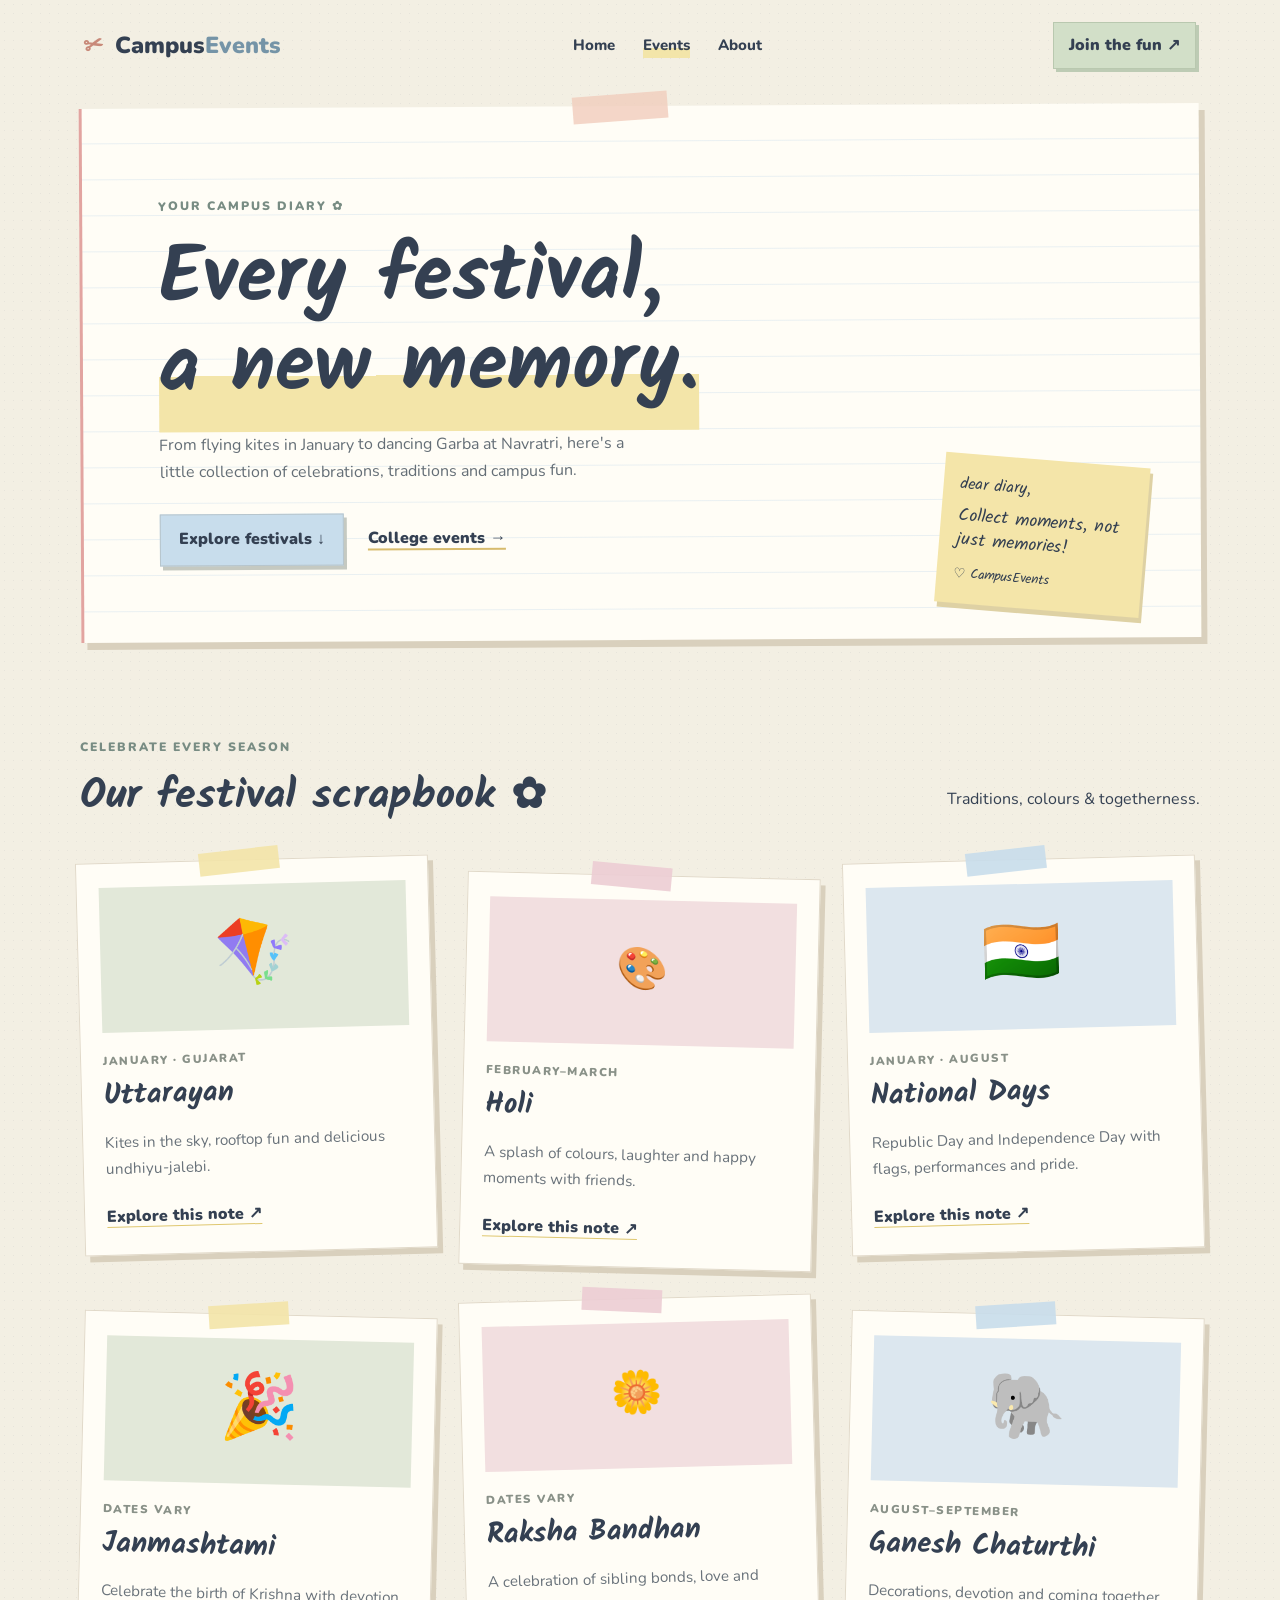
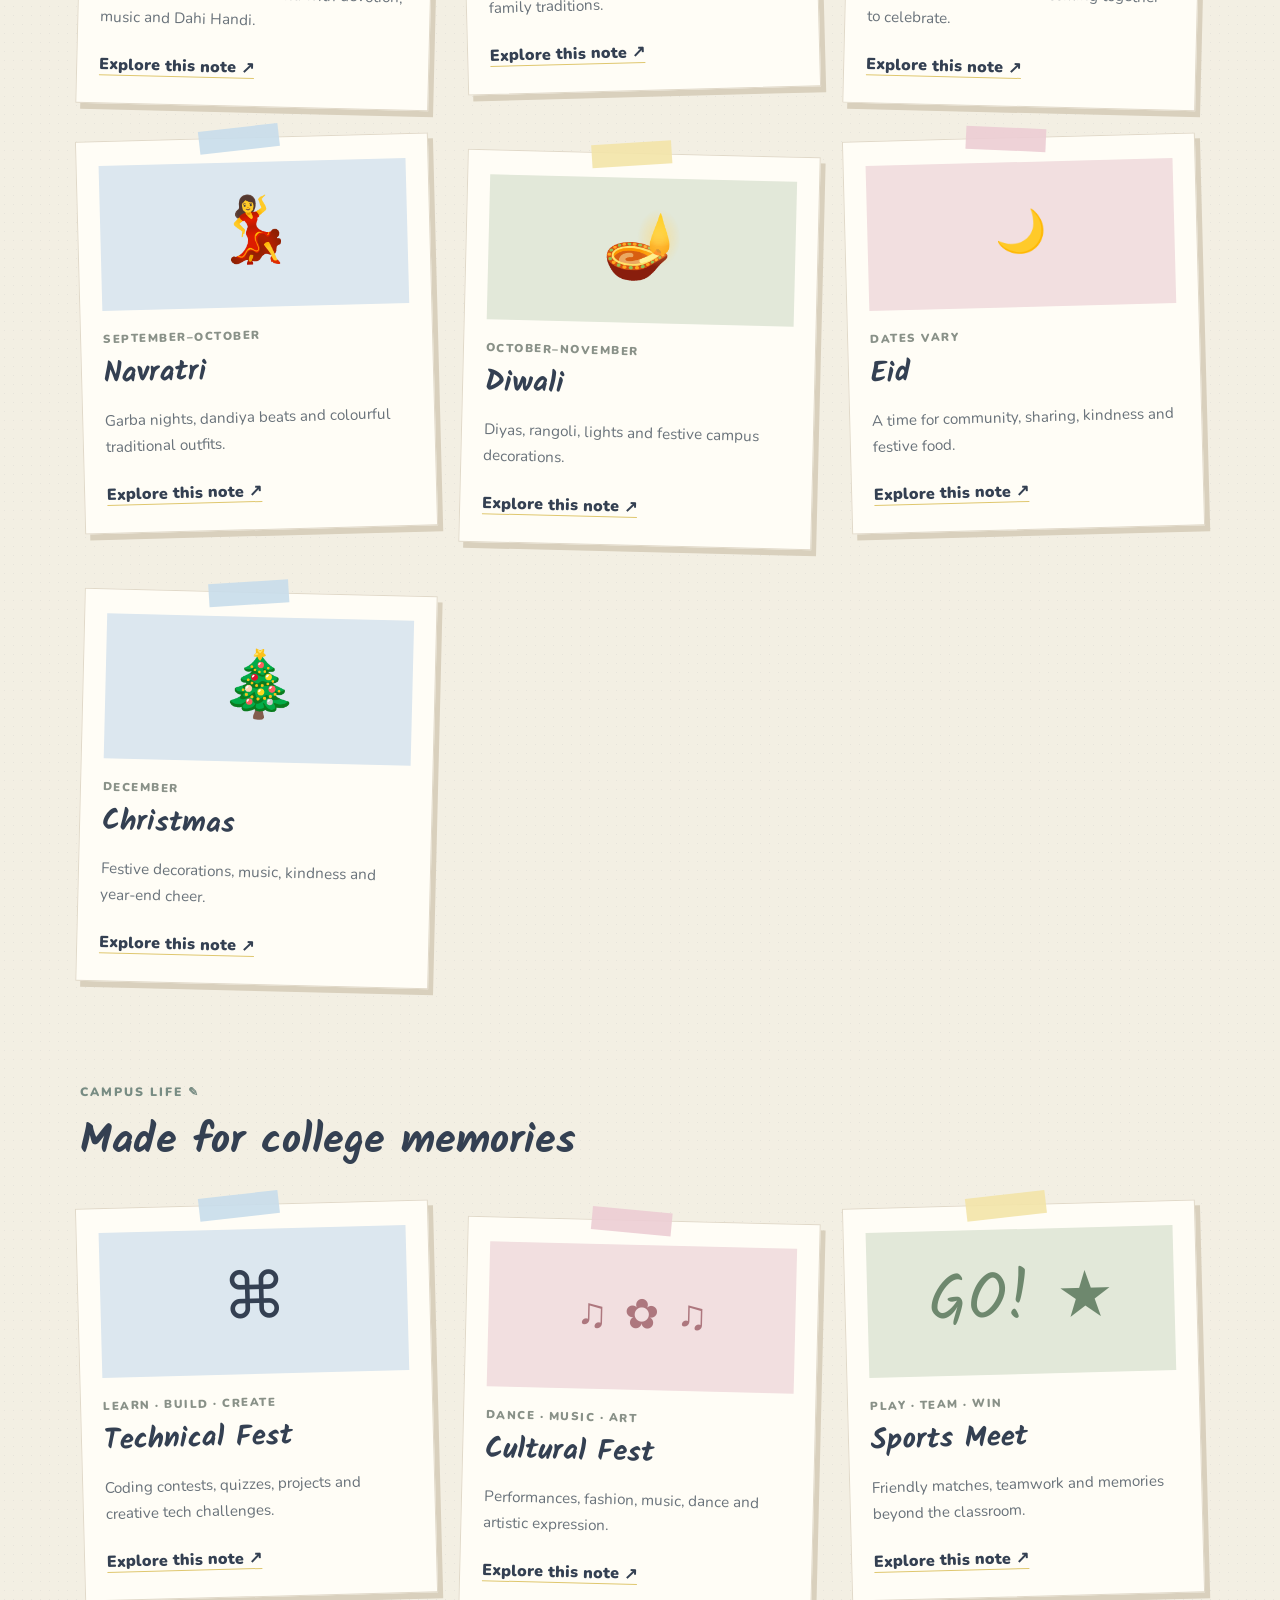
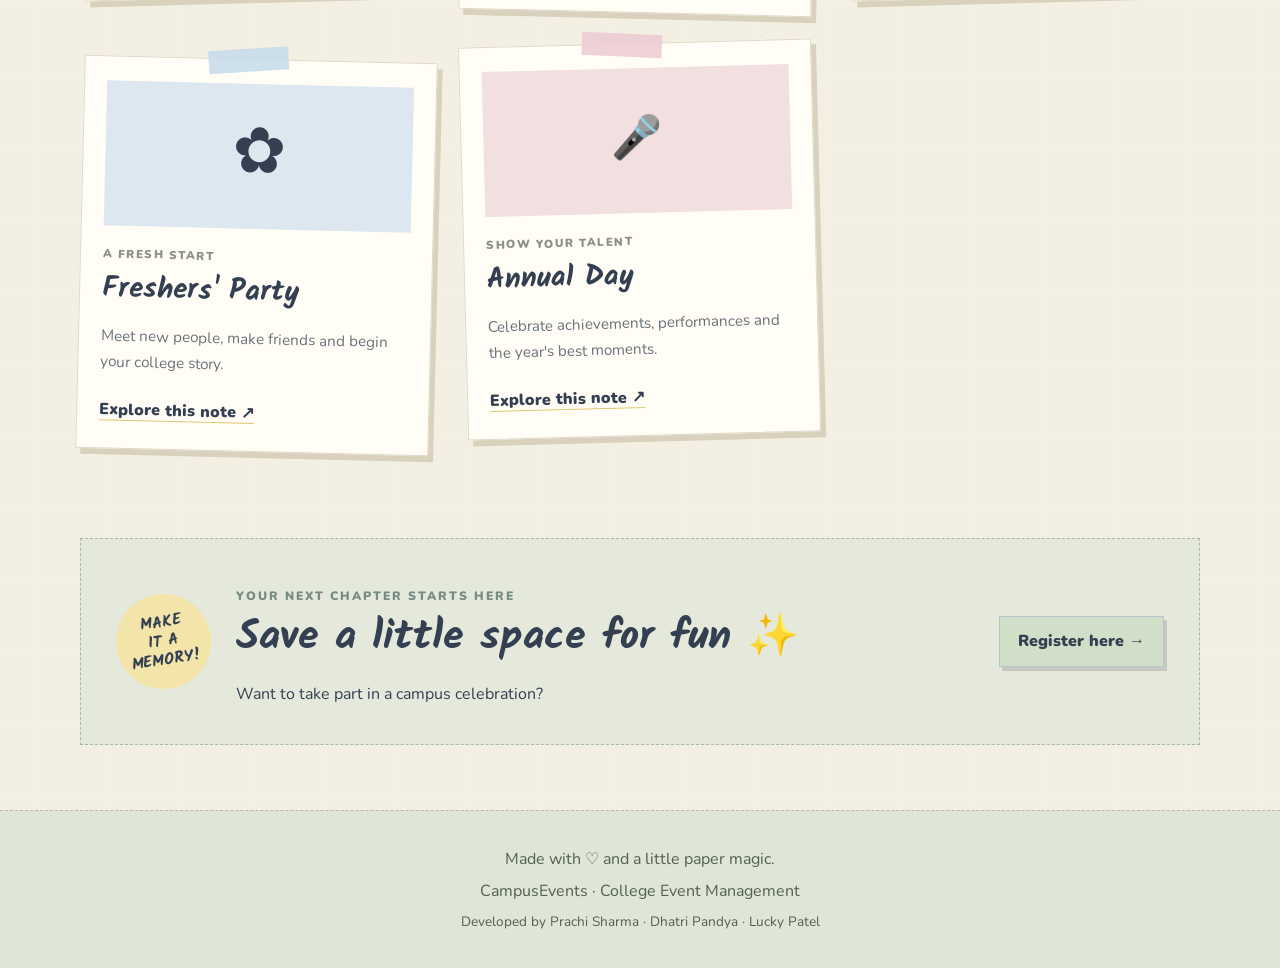
<file: events.html>
<!DOCTYPE html>
<html lang="en">
<head>
  <meta charset="UTF-8">
  <meta name="viewport" content="width=device-width, initial-scale=1.0">
  <meta name="theme-color" content="#f3efe3">
  <title>Events & Festivals | CampusEvents</title>
  <link rel="stylesheet" href="css/style.css">
</head>
<body>
  <div id="loading-screen">
  <div class="loader-icon">✂️</div>
  <div class="loader-text">Gathering memories...</div>
  <div class="loader-bar">
    <div class="loader-progress"></div>
  </div>
</div>

  <header class="navbar">
    <a class="brand" href="index.html">
      <span class="brand-icon">✂</span>
      Campus<span>Events</span>
    </a>

    <nav>
      <a href="index.html">Home</a>
      <a class="active" href="events.html">Events</a>
      <a href="about.html">About</a>
    </nav>

    <a class="nav-button" href="register.html">Join the fun ↗</a>
  </header>

  <main>
    <section class="hero paper">
      <div class="tape tape-peach"></div>
      <p class="eyebrow">YOUR CAMPUS DIARY ✿</p>
      <h1>Every festival,<br><span class="highlight">a new memory.</span></h1>
      <p class="hero-copy">
        From flying kites in January to dancing Garba at Navratri,
        here's a little collection of celebrations, traditions and campus fun.
      </p>
      <div class="hero-actions">
        <a class="button button-blue" href="#festivals">Explore festivals ↓</a>
        <a class="text-link" href="#college-events">College events →</a>
      </div>
      <div class="hero-note">
        <span>dear diary,</span>
        <p>Collect moments, not just memories!</p>
        <small>♡ CampusEvents</small>
      </div>
    </section>

    <section class="memory-section" id="festivals">
      <div class="section-title">
        <div>
          <p class="eyebrow">CELEBRATE EVERY SEASON</p>
          <h2>Our festival scrapbook ✿</h2>
        </div>
        <p>Traditions, colours & togetherness.</p>
      </div>

      <div class="memory-grid">

        <article class="memory-card tilt-left">
          <div class="card-tape tape-yellow"></div>
          <div class="card-art art-sports">🪁</div>
          <p class="card-label">JANUARY · GUJARAT</p>
          <h3>Uttarayan</h3>
          <p>Kites in the sky, rooftop fun and delicious undhiyu-jalebi.</p>
          <a href="event-details.html?event=Uttarayan">Explore this note ↗</a>
        </article>

        <article class="memory-card tilt-right">
          <div class="card-tape tape-pink"></div>
          <div class="card-art art-culture">🎨</div>
          <p class="card-label">FEBRUARY–MARCH</p>
          <h3>Holi</h3>
          <p>A splash of colours, laughter and happy moments with friends.</p>
          <a href="event-details.html?event=Holi">Explore this note ↗</a>
        </article>

        <article class="memory-card tilt-left">
          <div class="card-tape tape-blue"></div>
          <div class="card-art art-tech">🇮🇳</div>
          <p class="card-label">JANUARY · AUGUST</p>
          <h3>National Days</h3>
          <p>Republic Day and Independence Day with flags, performances and pride.</p>
          <a href="event-details.html?event=Republic%20Day">Explore this note ↗</a>
        </article>

        <article class="memory-card tilt-right">
          <div class="card-tape tape-yellow"></div>
          <div class="card-art art-sports">🎉</div>
          <p class="card-label">DATES VARY</p>
          <h3>Janmashtami</h3>
          <p>Celebrate the birth of Krishna with devotion, music and Dahi Handi.</p>
          <a href="event-details.html?event=Janmashtami">Explore this note ↗</a>
        </article>

        <article class="memory-card tilt-left">
          <div class="card-tape tape-pink"></div>
          <div class="card-art art-culture">🌼</div>
          <p class="card-label">DATES VARY</p>
          <h3>Raksha Bandhan</h3>
          <p>A celebration of sibling bonds, love and family traditions.</p>
          <a href="event-details.html?event=Raksha%20Bandhan">Explore this note ↗</a>
        </article>

        <article class="memory-card tilt-right">
          <div class="card-tape tape-blue"></div>
          <div class="card-art art-tech">🐘</div>
          <p class="card-label">AUGUST–SEPTEMBER</p>
          <h3>Ganesh Chaturthi</h3>
          <p>Decorations, devotion and coming together to celebrate.</p>
          <a href="event-details.html?event=Ganesh%20Chaturthi">Explore this note ↗</a>
        </article>

        <article class="memory-card tilt-left">
          <div class="card-tape tape-blue"></div>
          <div class="card-art art-tech">💃</div>
          <p class="card-label">SEPTEMBER–OCTOBER</p>
          <h3>Navratri</h3>
          <p>Garba nights, dandiya beats and colourful traditional outfits.</p>
          <a href="event-details.html?event=Navratri">Explore this note ↗</a>
        </article>

        <article class="memory-card tilt-right">
          <div class="card-tape tape-yellow"></div>
          <div class="card-art art-sports">🪔</div>
          <p class="card-label">OCTOBER–NOVEMBER</p>
          <h3>Diwali</h3>
          <p>Diyas, rangoli, lights and festive campus decorations.</p>
          <a href="event-details.html?event=Diwali">Explore this note ↗</a>
        </article>

        <article class="memory-card tilt-left">
          <div class="card-tape tape-pink"></div>
          <div class="card-art art-culture">🌙</div>
          <p class="card-label">DATES VARY</p>
          <h3>Eid</h3>
          <p>A time for community, sharing, kindness and festive food.</p>
          <a href="event-details.html?event=Eid">Explore this note ↗</a>
        </article>

        <article class="memory-card tilt-right">
          <div class="card-tape tape-blue"></div>
          <div class="card-art art-tech">🎄</div>
          <p class="card-label">DECEMBER</p>
          <h3>Christmas</h3>
          <p>Festive decorations, music, kindness and year-end cheer.</p>
          <a href="event-details.html?event=Christmas">Explore this note ↗</a>
        </article>

      </div>
    </section>

    <section class="memory-section" id="college-events">
      <div class="section-title">
        <div>
          <p class="eyebrow">CAMPUS LIFE ✎</p>
          <h2>Made for college memories</h2>
        </div>
      </div>

      <div class="memory-grid">

        <article class="memory-card tilt-left">
          <div class="card-tape tape-blue"></div>
          <div class="card-art art-tech">⌘</div>
          <p class="card-label">LEARN · BUILD · CREATE</p>
          <h3>Technical Fest</h3>
          <p>Coding contests, quizzes, projects and creative tech challenges.</p>
          <a href="event-details.html">Explore this note ↗</a>
        </article>

        <article class="memory-card tilt-right">
          <div class="card-tape tape-pink"></div>
          <div class="card-art art-culture">♫ ✿ ♫</div>
          <p class="card-label">DANCE · MUSIC · ART</p>
          <h3>Cultural Fest</h3>
          <p>Performances, fashion, music, dance and artistic expression.</p>
          <a href="event-details.html?event=Cultural%20Fest">Explore this note ↗</a>
        </article>

        <article class="memory-card tilt-left">
          <div class="card-tape tape-yellow"></div>
          <div class="card-art art-sports">GO! ★</div>
          <p class="card-label">PLAY · TEAM · WIN</p>
          <h3>Sports Meet</h3>
          <p>Friendly matches, teamwork and memories beyond the classroom.</p>
          <a href="event-details.html?event=Sports%20Meet">Explore this note ↗</a>
        </article>

        <article class="memory-card tilt-right">
          <div class="card-tape tape-blue"></div>
          <div class="card-art art-tech">✿</div>
          <p class="card-label">A FRESH START</p>
          <h3>Freshers' Party</h3>
          <p>Meet new people, make friends and begin your college story.</p>
          <a href="event-details.html?event=Freshers%27%20Party">Explore this note ↗</a>
        </article>

        <article class="memory-card tilt-left">
          <div class="card-tape tape-pink"></div>
          <div class="card-art art-culture">🎤</div>
          <p class="card-label">SHOW YOUR TALENT</p>
          <h3>Annual Day</h3>
          <p>Celebrate achievements, performances and the year's best moments.</p>
          <a href="event-details.html?event=Annual%20Day">Explore this note ↗</a>
        </article>

      </div>
    </section>

    <section class="festival-strip">
      <div class="festival-sticker">MAKE<br>IT A<br>MEMORY!</div>
      <div>
        <p class="eyebrow">YOUR NEXT CHAPTER STARTS HERE</p>
        <h2>Save a little space for fun ✨</h2>
        <p>Want to take part in a campus celebration?</p>
      </div>
      <a class="button button-sage" href="register.html">Register here →</a>
    </section>
  </main>

  <footer>
    <p>Made with ♡ and a little paper magic.</p>
    <p>CampusEvents · College Event Management</p>
    <p class="credits">Developed by Prachi Sharma · Dhatri Pandya · Lucky Patel</p>
  </footer>

  <script src="js/script.js"></script>
</body>
</html>
</file>
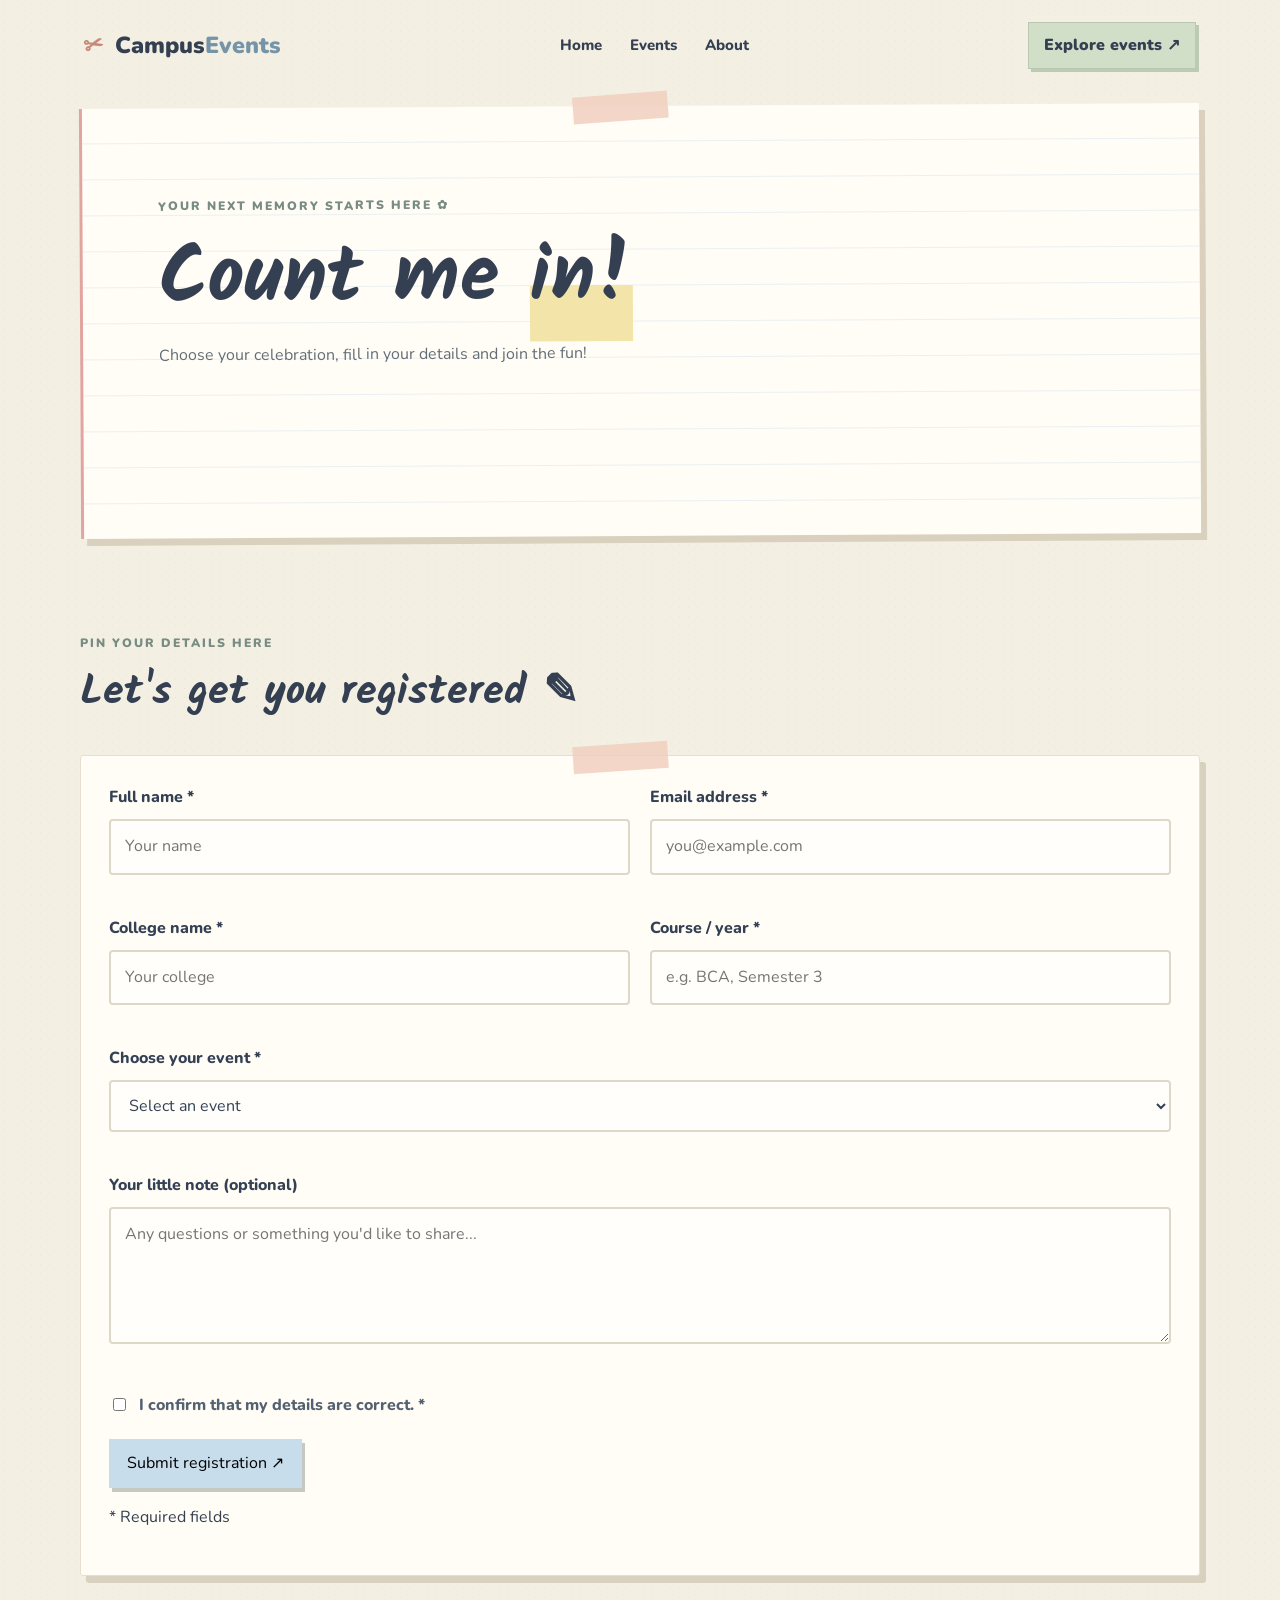
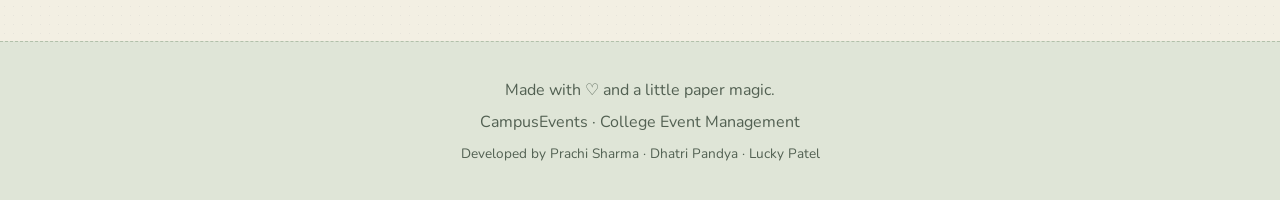
<file: register.html>
<!DOCTYPE html>
<html lang="en">
<head>
  <meta charset="UTF-8">
  <meta name="viewport" content="width=device-width, initial-scale=1.0">
  <title>Register | CampusEvents</title>
  <link rel="stylesheet" href="css/style.css">
</head>
<body>
  <div id="loading-screen">
  <div class="loader-icon">✂️</div>
  <div class="loader-text">Gathering memories...</div>
  <div class="loader-bar">
    <div class="loader-progress"></div>
  </div>
</div>

  <header class="navbar">
    <a class="brand" href="index.html">
      <span class="brand-icon">✂</span>
      Campus<span>Events</span>
    </a>
    <nav>
      <a href="index.html">Home</a>
      <a href="events.html">Events</a>
      <a href="about.html">About</a>
    </nav>
    <a class="nav-button" href="events.html">Explore events ↗</a>
  </header>

  <main>
    <section class="hero paper">
      <div class="tape tape-peach"></div>
      <p class="eyebrow">YOUR NEXT MEMORY STARTS HERE ✿</p>
      <h1>Count me <span class="highlight">in!</span></h1>
      <p class="hero-copy">
        Choose your celebration, fill in your details and join the fun!
      </p>
    </section>

    <section class="memory-section">
      <div class="section-title">
        <div>
          <p class="eyebrow">PIN YOUR DETAILS HERE</p>
          <h2>Let's get you registered ✎</h2>
        </div>
      </div>

      <form class="paper registration-form" id="registrationForm">
        <div class="tape tape-peach"></div>

        <div class="form-grid">
          <div class="form-group">
            <label for="fullName">Full name *</label>
            <input id="fullName" name="fullName" type="text"
              placeholder="Your name" maxlength="80" required>
          </div>

          <div class="form-group">
            <label for="email">Email address *</label>
            <input id="email" name="email" type="email"
              placeholder="you@example.com" required>
          </div>

          <div class="form-group">
            <label for="college">College name *</label>
            <input id="college" name="college" type="text"
              placeholder="Your college" maxlength="120" required>
          </div>

          <div class="form-group">
            <label for="course">Course / year *</label>
            <input id="course" name="course" type="text"
              placeholder="e.g. BCA, Semester 3" maxlength="80" required>
          </div>

          <div class="form-group form-full">
            <label for="event">Choose your event *</label>
            <select id="event" name="event" required>
              <option value="">Select an event</option>
              <optgroup label="Indian Festivals">
                <option>Uttarayan</option>
                <option>Republic Day</option>
                <option>Holi</option>
                <option>Eid</option>
                <option>Raksha Bandhan</option>
                <option>Independence Day</option>
                <option>Janmashtami</option>
                <option>Ganesh Chaturthi</option>
                <option>Navratri</option>
                <option>Diwali</option>
                <option>Christmas</option>
              </optgroup>
              <optgroup label="College Events">
                <option>Technical Fest</option>
                <option>Cultural Fest</option>
                <option>Sports Meet</option>
                <option>Freshers' Party</option>
                <option>Annual Day</option>
              </optgroup>
            </select>
          </div>

          <div class="form-group form-full">
            <label for="message">Your little note (optional)</label>
            <textarea id="message" name="message" rows="4"
              maxlength="500"
              placeholder="Any questions or something you'd like to share..."></textarea>
          </div>
        </div>

        <label class="consent">
          <input type="checkbox" id="consent" required>
          <span>I confirm that my details are correct. *</span>
        </label>

        <button class="button button-blue submit-button" type="submit">
          Submit registration ↗
        </button>

        <p class="form-note">* Required fields</p>
      </form>
    </section>
  </main>

  <footer>
    <p>Made with ♡ and a little paper magic.</p>
    <p>CampusEvents · College Event Management</p>
    <p class="credits">Developed by Prachi Sharma · Dhatri Pandya · Lucky Patel</p>
  </footer>

  <script>
    const params = new URLSearchParams(window.location.search);
const selectedEvent = params.get("event");

if (selectedEvent) {
  const eventDropdown = document.getElementById("event");

  for (const option of eventDropdown.options) {
    if (option.text.trim() === selectedEvent) {
      eventDropdown.value = option.value;
      break;
    }
  }
}
    document.getElementById('registrationForm').addEventListener('submit', function (e) {
      e.preventDefault();

      const selectedEvent = document.getElementById('event').value;
      if (!selectedEvent) return;

      window.location.href =
        'thankyou.html?event=' + encodeURIComponent(selectedEvent);
    });
  </script>
<script src="js/script.js"></script>
</body>
</html>
</file>
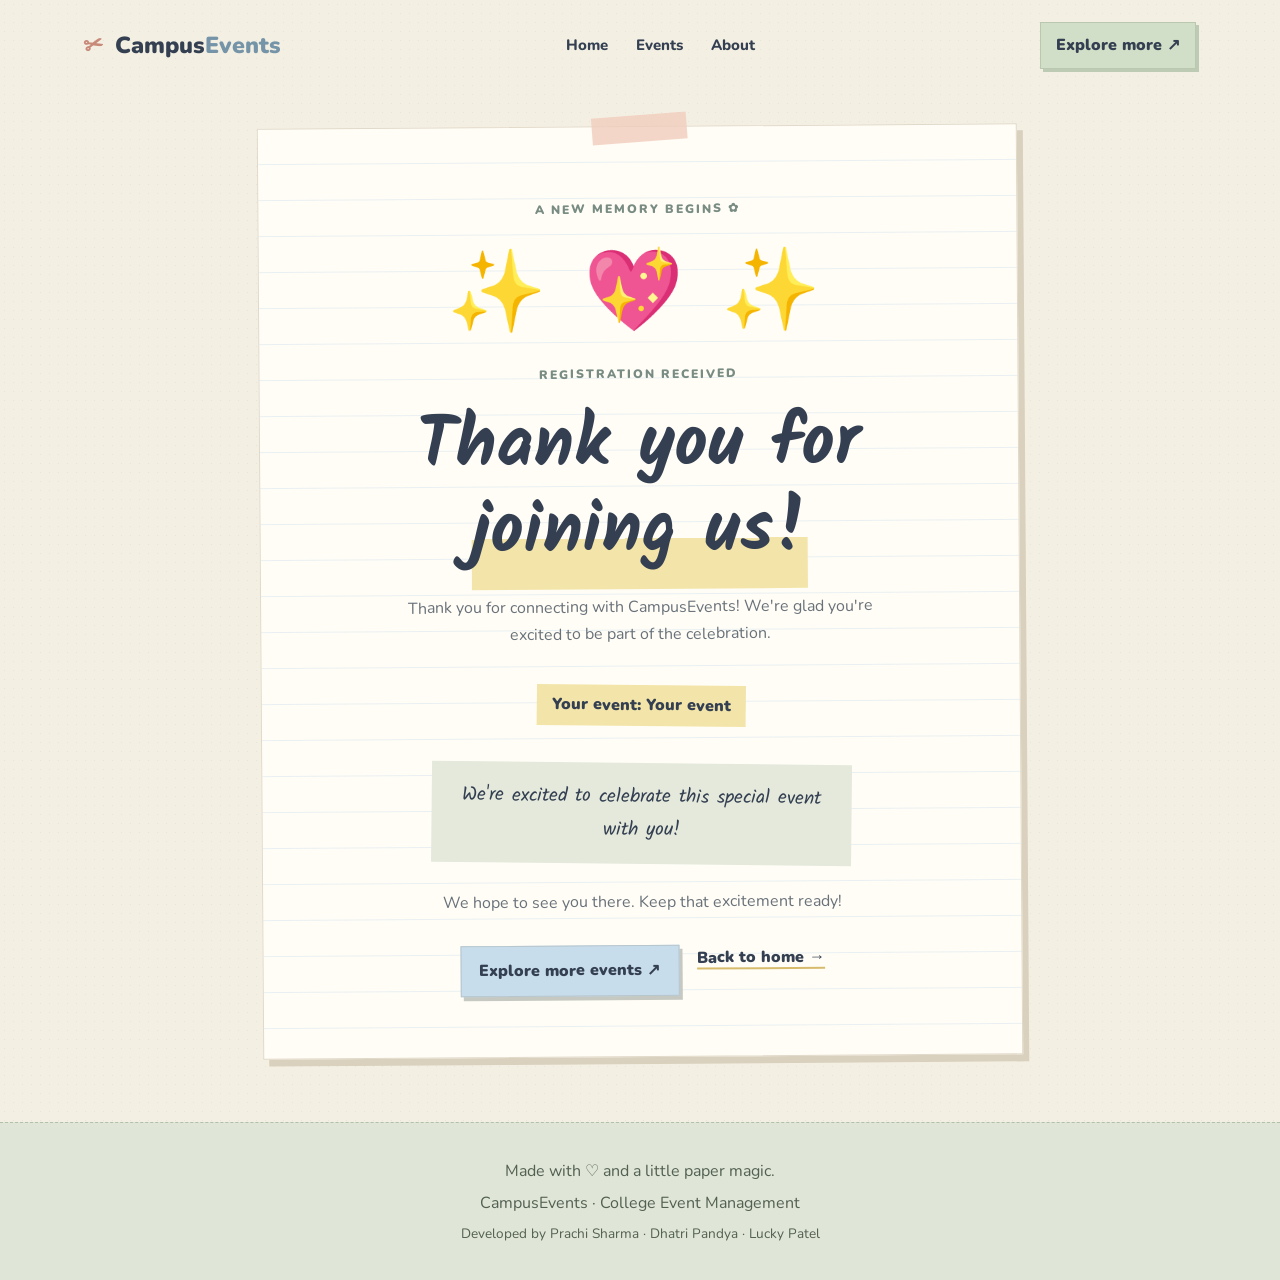
<file: thankyou.html>
<!DOCTYPE html>
<html lang="en">
<head>
  <meta charset="UTF-8">
  <meta name="viewport" content="width=device-width, initial-scale=1.0">
  <meta name="theme-color" content="#f3efe3">
  <title>Thank You | CampusEvents</title>
  <link rel="stylesheet" href="css/style.css">
  <style>
    .thankyou-card {
      max-width: 760px;
      margin: 35px auto;
      padding: clamp(28px, 6vw, 60px);
      text-align: center;
      border: 1px solid #e1d9c9;
      transform: rotate(-.4deg);
    }

    .event-decoration {
      font-size: clamp(2.5rem, 8vw, 5rem);
      line-height: 1.5;
      letter-spacing: 8px;
      overflow-wrap: anywhere;
    }

    .thankyou-card h1 {
      font-family: 'Kalam', cursive;
      font-size: clamp(2.5rem, 7vw, 4.5rem);
      line-height: 1.2;
      margin: 18px 0;
    }

    .thankyou-card .thankyou-copy {
      max-width: 500px;
      margin: 0 auto 25px;
      color: #69727a;
    }

    .event-label {
      display: inline-block;
      padding: 7px 15px;
      margin: 12px 0;
      background: #f3e5a9;
      font-weight: 900;
      transform: rotate(1deg);
    }

    .thankyou-note {
      margin: 25px auto;
      max-width: 420px;
      padding: 18px;
      background: #e4e9dc;
      font-family: 'Kalam', cursive;
      font-size: 1.2rem;
      transform: rotate(1deg);
    }

    .thankyou-actions {
      display: flex;
      justify-content: center;
      gap: 18px;
      flex-wrap: wrap;
      margin-top: 28px;
    }
  </style>
</head>
<body>
  <div id="loading-screen">
  <div class="loader-icon">✂️</div>
  <div class="loader-text">Gathering memories...</div>
  <div class="loader-bar">
    <div class="loader-progress"></div>
  </div>
</div>

  <header class="navbar">
    <a class="brand" href="index.html">
      <span class="brand-icon">✂</span>
      Campus<span>Events</span>
    </a>

    <nav>
      <a href="index.html">Home</a>
      <a href="events.html">Events</a>
      <a href="about.html">About</a>
    </nav>

    <a class="nav-button" href="events.html">Explore more ↗</a>
  </header>

  <main>
    <section class="paper thankyou-card">
      <div class="tape tape-peach"></div>

      <p class="eyebrow">A NEW MEMORY BEGINS ✿</p>

      <div class="event-decoration" id="eventDecoration" aria-hidden="true">
        ✨ ♡ ✨
      </div>

      <p class="eyebrow">REGISTRATION RECEIVED</p>

      <h1>Thank you for<br><span class="highlight">joining us!</span></h1>

      <p class="thankyou-copy">
        Thank you for connecting with CampusEvents!
        We're glad you're excited to be part of the celebration.
      </p>

      <div class="event-label" id="eventName">Your selected event</div>

      <div class="thankyou-note" id="eventMessage">
        Here's to new experiences, happy moments and memories worth keeping. ♡
      </div>

      <p class="thankyou-copy">
        We hope to see you there. Keep that excitement ready!
      </p>

      <div class="thankyou-actions">
        <a class="button button-blue" href="events.html">Explore more events ↗</a>
        <a class="text-link" href="index.html">Back to home →</a>
      </div>
    </section>
  </main>

  <footer>
    <p>Made with ♡ and a little paper magic.</p>
    <p>CampusEvents · College Event Management</p>
    <p class="credits">Developed by Prachi Sharma · Dhatri Pandya · Lucky Patel</p>
  </footer>


<script>
  const params = new URLSearchParams(window.location.search);
  const eventName = params.get("event") || "Your event";

  const eventLabel = document.querySelector(".event-label");
  const decoration = document.querySelector(".event-decoration");
  const note = document.querySelector(".thankyou-note");

  eventLabel.textContent = "Your event: " + eventName;

  const eventDetails = {
    "Navratri": {
      decoration: "💃 🪘 💃",
      message: "Get ready for Garba beats, dandiya nights and colourful memories!"
    },
    "Diwali": {
      decoration: "🪔 ✨ 🪔",
      message: "Wishing you a celebration full of lights, joy and happiness!"
    },
    "Uttarayan": {
      decoration: "🪁 🪁 🪁",
      message: "Get ready for colourful kites and a sky full of memories!"
    },
    "Holi": {
      decoration: "🎨 🌈 🎨",
      message: "Get ready for colours, laughter and unforgettable moments!"
    }
  };

  const details = eventDetails[eventName] || {
    decoration: "✨ 💖 ✨",
    message: "We're excited to celebrate this special event with you!"
  };

  decoration.textContent = details.decoration;
  note.textContent = details.message;
</script>
<script src="js/script.js"></script>

</body>
</html>
</file>
<file: css/style.css>
@import url('https://fonts.googleapis.com/css2?family=Kalam:wght@400;700&family=Nunito:wght@400;500;600;700;800;900&display=swap');

:root {
  --bg: #f3efe3;
  --paper: #fffdf6;
  --ink: #344052;
  --muted: #777b7b;
  --blue: #c8ddec;
  --sage: #d2dfc8;
  --peach: #f2cdbd;
  --pink: #edced4;
  --yellow: #f3e5a9;
  --line: #c9dceb;
  --shadow: #d9d0bd;
}

* {
  box-sizing: border-box;
}

html {
  scroll-behavior: smooth;
}

body {
  margin: 0;
  color: var(--ink);
  background-color: var(--bg);
  background-image: radial-gradient(#59687913 0.8px, transparent 0.8px);
  background-size: 9px 9px;
  font-family: 'Nunito', sans-serif;
  line-height: 1.7;
}

a {
  color: inherit;
  text-decoration: none;
}

button, input, select, textarea {
  font: inherit;
}

.navbar {
  max-width: 1240px;
  margin: auto;
  padding: 22px 5%;
  display: flex;
  justify-content: space-between;
  align-items: center;
  gap: 22px;
}

.brand {
  font-size: 1.45rem;
  font-weight: 900;
  white-space: nowrap;
}

.brand span:last-child {
  color: #7594a7;
}

.brand-icon {
  display: inline-block;
  margin-right: 5px;
  color: #c88979;
  transform: rotate(-15deg);
}

.navbar nav {
  display: flex;
  gap: clamp(12px, 2.5vw, 30px);
  align-items: center;
}

.navbar nav a {
  font-weight: 800;
  font-size: .94rem;
}

.navbar nav a.active,
.navbar nav a:hover {
  background: linear-gradient(transparent 60%, var(--yellow) 60%);
}

.nav-button {
  padding: 9px 15px;
  background: var(--sage);
  border: 1px solid #b9c8af;
  box-shadow: 3px 3px 0 #bdcbb4;
  font-weight: 900;
  white-space: nowrap;
}

main {
  width: min(1120px, 90%);
  margin: 15px auto 65px;
}

.paper {
  position: relative;
  background-color: var(--paper);
  background-image: repeating-linear-gradient(
    to bottom,
    transparent 0,
    transparent 34px,
    #c9dceb65 35px,
    transparent 36px
  );
  box-shadow: 6px 7px 0 var(--shadow);
}

.hero {
  min-height: 430px;
  padding: clamp(30px, 6vw, 76px);
  border-left: 3px solid #e2a4a0;
  transform: rotate(-.3deg);
  overflow: visible;
}

.tape {
  position: absolute;
  width: 95px;
  height: 27px;
  top: -12px;
  left: 44%;
  background: #f2cdbdcc;
  z-index: 2;
  transform: rotate(-4deg);
}

.tape-peach {
  background: #f2cdbdcc;
}

.eyebrow {
  font-size: .76rem;
  letter-spacing: 2px;
  font-weight: 900;
  color: #788c83;
}

.hero h1 {
  max-width: 720px;
  margin: 18px 0;
  font-family: 'Kalam', cursive;
  font-size: clamp(2.5rem, 6.5vw, 5rem);
  line-height: 1.12;
  font-weight: 700;
}

.highlight {
  background: linear-gradient(transparent 56%, #f3e5a9 56%);
}

.hero-copy {
  max-width: 480px;
  color: #646e76;
}

.hero-actions {
  display: flex;
  align-items: center;
  gap: 24px;
  flex-wrap: wrap;
  margin-top: 28px;
}

.button {
  display: inline-block;
  padding: 11px 18px;
  border: 1px solid #b7c5cc;
  box-shadow: 3px 4px 0 #c5c9c1;
  font-weight: 900;
  transition: transform .2s, box-shadow .2s;
}

.button:hover {
  transform: translate(2px, 2px);
  box-shadow: 1px 2px 0 #c5c9c1;
}

.button-blue {
  background: var(--blue);
}

.button-sage {
  background: var(--sage);
  white-space: nowrap;
}

.text-link {
  font-weight: 900;
  text-decoration: underline;
  text-decoration-color: #d7bb6d;
  text-decoration-thickness: 2px;
  text-underline-offset: 5px;
}

.hero-note {
  position: absolute;
  right: 5%;
  bottom: 28px;
  width: 205px;
  padding: 17px;
  background: #f4e5a9;
  box-shadow: 3px 5px 0 #ded1a4;
  transform: rotate(5deg);
}

.hero-note span,
.hero-note small {
  font-family: 'Kalam', cursive;
}

.hero-note p {
  margin: 7px 0;
  font-family: 'Kalam', cursive;
  font-size: 1.1rem;
  line-height: 1.35;
}

.doodle {
  position: absolute;
  font-size: 2.5rem;
  pointer-events: none;
}

.doodle-star {
  top: 13%;
  right: 13%;
  color: #d4a85c;
}

.doodle-heart {
  top: 40%;
  right: 7%;
  color: #d48d8e;
  font-size: 3.5rem;
}

.memory-section {
  margin-top: 85px;
}

.section-title {
  display: flex;
  justify-content: space-between;
  align-items: end;
  gap: 20px;
  margin-bottom: 30px;
}

.section-title h2,
.festival-strip h2 {
  margin: 5px 0;
  font-family: 'Kalam', cursive;
  font-size: clamp(1.8rem, 4vw, 2.6rem);
  line-height: 1.3;
}

.memory-grid {
  display: grid;
  grid-template-columns: repeat(3, minmax(0, 1fr));
  gap: 30px;
  align-items: start;
}

.memory-card {
  position: relative;
  min-width: 0;
  padding: 24px 22px;
  background: var(--paper);
  border: 1px solid #e1d9c9;
  box-shadow: 5px 6px 0 var(--shadow);
  transition: transform .25s, box-shadow .25s;
}

.tilt-left {
  transform: rotate(-1.5deg);
}

.tilt-right {
  transform: rotate(1.4deg);
  margin-top: 16px;
}

.memory-card:hover {
  transform: translateY(-7px) rotate(0);
  box-shadow: 8px 11px 0 var(--shadow);
}

.card-tape {
  position: absolute;
  top: -11px;
  left: 35%;
  width: 80px;
  height: 23px;
  opacity: .9;
  z-index: 2;
  transform: rotate(-5deg);
}

.tape-blue {
  background: var(--blue);
}

.tape-pink {
  background: var(--pink);
  transform: rotate(4deg);
}

.tape-yellow {
  background: var(--yellow);
}

.card-art {
  min-height: 145px;
  display: flex;
  align-items: center;
  justify-content: center;
  position: relative;
  font-family: 'Kalam', cursive;
  font-size: 4rem;
}

.art-tech {
  background: #dce7ef;
}

.art-tech span {
  position: absolute;
  bottom: 7px;
  right: 12px;
  font: 700 .7rem monospace;
  letter-spacing: 3px;
}

.art-culture {
  background: #f2dfe0;
  color: #ad777e;
  font-size: 2.6rem;
}

.art-sports {
  background: #e2e8d9;
  color: #6e886e;
}

.art-sports span {
  font-size: 2rem;
  margin-left: 5px;
}

.card-label {
  margin: 19px 0 4px;
  font-size: .72rem;
  letter-spacing: 1.5px;
  font-weight: 900;
  color: #899188;
}

.memory-card h3 {
  margin: 0;
  font-family: 'Kalam', cursive;
  font-size: 1.8rem;
  line-height: 1.4;
}

.memory-card > p:not(.card-label) {
  color: #69727a;
  font-size: .95rem;
}

.memory-card > a {
  display: inline-block;
  margin-top: 6px;
  font-weight: 900;
  text-decoration: underline;
  text-decoration-color: #dfc76f;
  text-underline-offset: 5px;
}

.festival-strip {
  position: relative;
  display: flex;
  align-items: center;
  gap: 25px;
  flex-wrap: wrap;
  margin-top: 85px;
  padding: 35px;
  background: #e4e9dc;
  border: 1px dashed #aab8a1;
}

.festival-strip > div:nth-child(2) {
  flex: 1;
  min-width: 200px;
}

.festival-strip p {
  margin-bottom: 0;
}

.festival-sticker {
  display: grid;
  place-content: center;
  flex-shrink: 0;
  width: 95px;
  height: 95px;
  border-radius: 50%;
  background: var(--yellow);
  font-family: 'Kalam', cursive;
  font-weight: 700;
  text-align: center;
  line-height: 1.2;
  transform: rotate(-9deg);
}

.quote-note {
  margin: 75px auto 20px;
  max-width: 720px;
  padding: 30px;
  text-align: center;
  transform: rotate(.5deg);
}

.quote-note span {
  font-family: 'Kalam', cursive;
  color: #829486;
}

.quote-note p {
  font-family: 'Kalam', cursive;
  font-size: clamp(1.2rem, 3vw, 1.8rem);
  line-height: 1.5;
}

footer {
  padding: 30px 5%;
  text-align: center;
  background: #dfe5d7;
  border-top: 1px dashed #b2c0aa;
  color: #526052;
}

footer p {
  margin: 5px;
}

.credits {
  font-size: .85rem;
}

/* ===== RESPONSIVE ===== */

@media (max-width: 800px) {
  .hero-note {
    position: relative;
    right: auto;
    bottom: auto;
    margin: 35px 0 0 auto;
  }

  .doodle-heart {
    right: 4%;
  }

  .memory-grid {
    grid-template-columns: repeat(2, minmax(0, 1fr));
  }

  .festival-strip {
    align-items: flex-start;
  }
}

@media (max-width: 560px) {
  .navbar {
    flex-wrap: wrap;
    justify-content: center;
    padding: 18px 4%;
  }

  .navbar nav {
    order: 3;
    width: 100%;
    justify-content: center;
    gap: 20px;
  }

  .nav-button {
    font-size: .85rem;
  }

  main {
    width: 92%;
  }

  .hero {
    padding: 30px 23px;
  }

  .hero h1 {
    font-size: 2.7rem;
  }

  .doodle-star,
  .doodle-heart {
    display: none;
  }

  .memory-grid {
    grid-template-columns: 1fr;
    gap: 28px;
  }

  .tilt-right {
    margin-top: 0;
  }

  .section-title {
    align-items: flex-start;
    flex-direction: column;
  }

  .festival-strip {
    padding: 24px;
  }

  .quote-note {
    padding: 22px 15px;
  }
}

@media (prefers-reduced-motion: reduce) {
  html {
    scroll-behavior: auto;
  }

  *,
  *::before,
  *::after {
    transition-duration: .01ms !important;
  }
}

/* Registration form — scrapbook styling */
.registration-form {
  background: #fffdf6;
  border: 1px solid #e7dfce;
  box-shadow: 6px 7px 0 #d9d1c0;
  padding: 28px;
  border-radius: 3px;
}

.registration-form label {
  display: block;
  margin-bottom: 8px;
  color: #344054;
  font-weight: 800;
}

.registration-form input,
.registration-form select,
.registration-form textarea {
  box-sizing: border-box;
  width: 100%;
  padding: 12px 14px;
  border: 2px solid #ded8c9;
  border-radius: 4px;
  background: #fffefb;
  color: #344054;
  font: inherit;
  outline: none;
  transition: border-color .2s, box-shadow .2s;
}

.registration-form input:focus,
.registration-form select:focus,
.registration-form textarea:focus {
  border-color: #8da997;
  box-shadow: 0 0 0 3px #e4e9dc;
}

.registration-form textarea {
  min-height: 110px;
  resize: vertical;
}

.registration-form .form-group {
  margin-bottom: 20px;
}

.registration-form .form-grid {
  display: grid;
  grid-template-columns: repeat(2, minmax(0, 1fr));
  gap: 20px;
}

.registration-form .form-full {
  grid-column: 1 / -1;
}

.registration-form .consent {
  display: flex;
  align-items: flex-start;
  gap: 10px;
  margin: 20px 0;
  color: #536170;
  line-height: 1.6;
}

.registration-form .consent input {
  width: auto;
  margin-top: 5px;
  flex-shrink: 0;
  accent-color: #8da997;
}

.registration-form .submit-button {
  cursor: pointer;
  border: 0;
  font: inherit;
}

.registration-form .submit-button:hover {
  transform: translateY(-2px);
}

@media (max-width: 600px) {
  .registration-form {
    padding: 20px 16px;
  }

  .registration-form .form-grid {
    grid-template-columns: 1fr;
    gap: 0;
  }

  .registration-form .form-full {
    grid-column: auto;
  }
}

/* Scrapbook card hover animations */
.memory-card {
  transition: transform 0.28s ease, box-shadow 0.28s ease;
}

@media (hover: hover) {
  .memory-card:hover {
    transform: translateY(-8px) rotate(0deg);
    box-shadow: 8px 10px 0 #d9d1c0;
  }

  .memory-card a {
    transition: color 0.2s ease;
  }

  .memory-card a:hover {
    color: #3a86ff;
  }
}

/* Buttons */
.button,
.nav-button {
  transition: transform 0.2s ease, box-shadow 0.2s ease;
}

.button:hover,
.nav-button:hover {
  transform: translateY(-2px);
}

/* Respect reduced-motion preferences */
@media (prefers-reduced-motion: reduce) {
  .memory-card,
  .button,
  .nav-button,
  .memory-card a {
    transition: none;
  }
}

/* Navbar spacing fix */
.navbar {
  display: flex;
  align-items: center;
  justify-content: space-between;
  gap: 24px;
  flex-wrap: wrap;
}

.navbar nav {
  display: flex;
  align-items: center;
  justify-content: center;
  gap: 28px;
  flex-wrap: wrap;
}

.navbar nav a {
  white-space: nowrap;
}

@media (max-width: 600px) {
  .navbar {
    gap: 16px;
  }

  .navbar nav {
    gap: 18px;
  }
}
/* CampusEvents Loading Screen */
#loading-screen {
  position: fixed;
  inset: 0;
  z-index: 9999;
  display: flex;
  flex-direction: column;
  justify-content: center;
  align-items: center;
  background: #f8f1e5;
  transition: opacity 0.6s ease, visibility 0.6s ease;
}

#loading-screen.hide {
  opacity: 0;
  visibility: hidden;
  pointer-events: none;
}

.loader-icon {
  font-size: 3rem;
  animation: scrapbook-spin 1.5s ease-in-out infinite;
}

.loader-text {
  margin-top: 14px;
  font-family: 'Kalam', cursive;
  font-size: 1.4rem;
  color: #52665a;
}

.loader-bar {
  width: 160px;
  height: 6px;
  margin-top: 18px;
  overflow: hidden;
  border-radius: 10px;
  background: #e5d8c5;
}

.loader-progress {
  width: 40%;
  height: 100%;
  border-radius: 10px;
  background: #9caf88;
  animation: loading-progress 1.5s ease-in-out infinite;
}

@keyframes scrapbook-spin {
  50% { transform: rotate(20deg) scale(1.12); }
}

@keyframes loading-progress {
  from { transform: translateX(-110%); }
  to { transform: translateX(270%); }
}

@media (prefers-reduced-motion: reduce) {
  .loader-icon,
  .loader-progress {
    animation: none;
  }
}
/* Scrapbook Loader Decorations */
#loading-screen {
  overflow: hidden;
}

.loader-icon {
  display: inline-block;
  animation: scissors-bounce 1s ease-in-out infinite;
}

.loader-doodles {
  position: absolute;
  inset: 0;
  pointer-events: none;
  font-size: 25px;
}

.loader-doodles span {
  position: absolute;
  animation: doodle-float 2.5s ease-in-out infinite;
}

.loader-doodles span:nth-child(1) {
  top: 25%;
  left: 22%;
}

.loader-doodles span:nth-child(2) {
  top: 32%;
  right: 22%;
  animation-delay: .5s;
}

.loader-doodles span:nth-child(3) {
  bottom: 25%;
  left: 28%;
  animation-delay: 1s;
}

.loader-doodles span:nth-child(4) {
  bottom: 28%;
  right: 25%;
  animation-delay: .8s;
}

@keyframes scissors-bounce {
  0%, 100% { transform: rotate(-12deg) translateY(0); }
  50% { transform: rotate(12deg) translateY(-9px); }
}

@keyframes doodle-float {
  0%, 100% { transform: translateY(0) rotate(-8deg); }
  50% { transform: translateY(-14px) rotate(10deg); }
}
</file>
